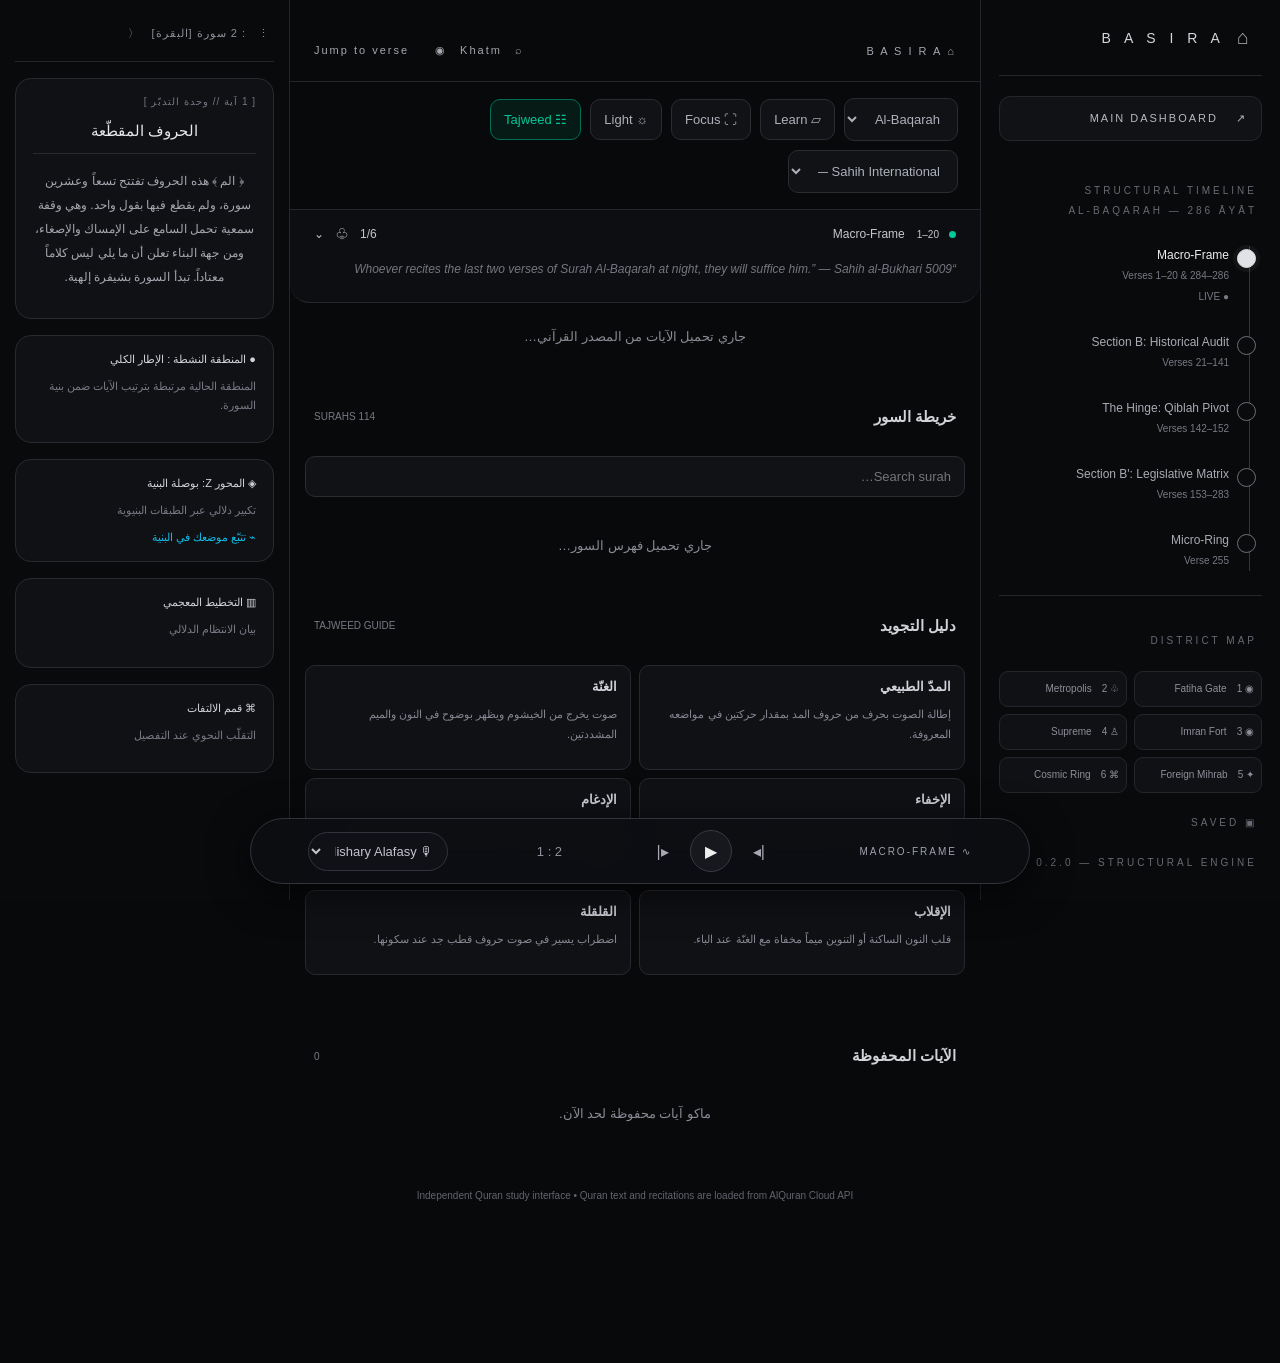
<file: basira_quran_dashboard.html>
<!doctype html>
<html lang="ar" dir="rtl">
<head>
<meta charset="utf-8">
<meta name="viewport" content="width=device-width,initial-scale=1,viewport-fit=cover">
<meta name="theme-color" content="#0b1715">
<title>بصيرة | لوحة القرآن التفاعلية</title>
<style>
:root{--bg:#08090b;--panel:#101114;--panel2:#15161a;--line:#25262b;--muted:#8d8f98;--text:#e8e8ec;--green:#00c89a;--gold:#d7d8df;--blue:#12bde8;--purple:#a56aff}
*{box-sizing:border-box}html{scroll-behavior:smooth}body{margin:0;background:var(--bg);color:var(--text);font-family:-apple-system,BlinkMacSystemFont,"Segoe UI",Tahoma,Arial,sans-serif;font-size:13px}button,select,input{font:inherit}button{cursor:pointer}
.app{display:grid;grid-template-columns:300px minmax(0,1fr) 290px;min-height:100vh}
.sidebar{border-left:1px solid var(--line);padding:22px 18px;height:100vh;overflow:auto;position:sticky;top:0;background:#090a0c}
.brand{height:54px;display:flex;align-items:center;gap:12px;padding:0 8px 22px;border-bottom:1px solid var(--line);letter-spacing:5px;font-size:14px;color:#d5d5dc}
.brand .mark{font-size:20px;color:#aaa}
.dashbtn{margin:20px 0;width:100%;text-align:right;background:#111215;border:1px solid var(--line);color:#b7b8c0;border-radius:11px;padding:14px;letter-spacing:2px;font-size:11px}
.kicker{font-size:10px;letter-spacing:3px;color:#686a74;line-height:2;margin:20px 5px}
.timeline{border-right:1px solid #34353b;margin:25px 12px 24px 0;padding-right:20px;display:grid;gap:26px}
.timeline-item{position:relative;color:#aaaab4;line-height:1.6}.timeline-item:before{content:"";position:absolute;right:-27px;top:3px;width:17px;height:17px;border:1px solid #6d6f78;border-radius:50%;background:#0a0b0d}.timeline-item.active{color:#eee}.timeline-item.active:before{border-color:#ddd;background:#e1e1e8;box-shadow:0 0 0 4px #ffffff0a}.timeline-item b{display:block;font-size:12px;font-weight:500}.timeline-item small{color:#777984;font-size:10px}
.district{border-top:1px solid var(--line);padding-top:15px}.district-grid{display:grid;grid-template-columns:1fr 1fr;gap:7px}.district-grid span{padding:10px 7px;background:#101115;border:1px solid var(--line);border-radius:9px;font-size:10px;color:#8d8e98}
main{min-width:0;padding:20px 0 110px;max-width:none}.top{height:62px;border-bottom:1px solid var(--line);display:flex;align-items:center;justify-content:space-between;padding:0 24px;color:#a5a6af;font-size:11px;letter-spacing:2px}
.toolbar{display:flex;align-items:center;gap:9px;flex-wrap:wrap;padding:16px 22px;border-bottom:1px solid var(--line)}
.toolbar select,.toolbar button,.search{background:#111216;border:1px solid #2b2c32;border-radius:10px;color:#aeb0ba;padding:12px 13px}
.toolbar select{max-width:170px}.toolbar .active{border-color:#006f56;color:var(--green);background:#061b16}
.content{padding:0 0 30px}.macro{border-bottom:1px solid var(--line);padding:16px 24px 23px;background:#0d0e11;border-radius:0 0 20px 20px}
.macro-head{display:flex;justify-content:space-between;align-items:center;font-size:12px;color:#c5c6cd}.dot{display:inline-block;width:7px;height:7px;background:var(--green);border-radius:50%;margin-left:10px}.macro p{color:#747680;font-style:italic;line-height:1.7;font-size:12px;margin:16px 0 0}
.ayah-card{margin:32px 0 0;border:1px solid #292a30;border-radius:21px;background:radial-gradient(ellipse at 70% 15%,#17181d 0,transparent 50%),#101114;min-height:270px;padding:28px 30px;box-shadow:0 10px 40px #0005}
.ayah-meta{display:flex;align-items:center;justify-content:space-between;gap:10px;color:#92949e;font-size:10px;letter-spacing:1px}.tags{display:flex;gap:8px;flex-wrap:wrap}.tag{border:1px solid #303139;border-radius:20px;padding:7px 12px}.tag.blue{color:var(--blue);border-color:#123a4a}.tag.purple{color:var(--purple);border-color:#392453}
.ayah-text{font-family:"Traditional Arabic","Noto Naskh Arabic",serif;text-align:center;font-size:clamp(30px,3vw,43px);line-height:2.15;color:#d9d9df;padding:28px 0 16px;direction:rtl}.ayah-en{font-size:16px;color:#a1a2ad;direction:ltr;text-align:left;line-height:1.7}
.ayah-actions{display:flex;gap:16px;justify-content:flex-end;color:#777985;margin-top:5px}.ayah-actions button{background:transparent;border:0;color:#888a95}
.bottom-player{position:fixed;bottom:16px;left:50%;transform:translateX(-50%);width:min(780px,calc(100% - 330px));min-height:66px;border:1px solid #33343b;border-radius:38px;background:#0d0e12f2;box-shadow:0 8px 40px #000a;display:flex;align-items:center;justify-content:space-around;gap:14px;padding:10px 20px;z-index:10;backdrop-filter:blur(18px)}
.player-title{letter-spacing:2px;color:#9fa1ac;font-size:10px;white-space:nowrap}.player-controls{display:flex;align-items:center;gap:15px}.player-controls button{border:0;background:transparent;color:#a6a7b1;font-size:16px}.player-controls .play{border:1px solid #393a42;border-radius:50%;width:42px;height:42px;background:#17181e;color:#eee}
.player-select{background:#101116;color:#c3c4cc;border:1px solid #33343b;border-radius:24px;padding:10px;max-width:140px}
.rightbar{border-right:1px solid var(--line);padding:18px 15px;height:100vh;overflow:auto;background:#090a0c}
.right-head{border-bottom:1px solid var(--line);padding:8px 4px 20px;color:#8e909a;font-size:11px;letter-spacing:1px}
.note-card,.side-accordion{background:#101115;border:1px solid #292a30;border-radius:16px;padding:17px;margin-top:16px}.note-card .tiny{color:#747681;font-size:10px;letter-spacing:1px}.note-card h3{font-size:15px;text-align:center;font-weight:500;border-bottom:1px solid #292a30;padding-bottom:13px}.note-card p{font-size:12px;line-height:2;color:#a5a6af;text-align:center}
.side-accordion{font-size:11px;color:#999ba5}.side-accordion b{color:#d1d2d9;font-weight:500}.side-accordion p{color:#777984;line-height:1.7}
#surahSelect{direction:rtl}.versebox{padding:0;margin:0;border:0;background:transparent}.verse-top{display:none}.verse-actions{margin-top:12px}.verse-actions button{font-size:11px}.versebox+.versebox{margin-top:30px}.search{width:100%;margin:15px 0}.list{display:grid;gap:7px;max-height:340px;overflow:auto}.surah-item{width:100%;display:flex;justify-content:space-between;gap:8px;text-align:right;background:#101115;border:1px solid #282930;border-radius:9px;padding:11px;color:#d1d2d9}.surah-item.selected{border-color:#007e62}.surah-meta{font-size:10px;color:#777984;margin-top:3px}.empty{color:#888a94;text-align:center;padding:22px;line-height:1.8}.sectionhead{display:flex;align-items:center;justify-content:space-between;padding:22px 24px 0;color:#d2d3d9}.sectionhead span{color:#777984;font-size:10px}.guide-grid{display:grid;grid-template-columns:1fr 1fr;gap:8px;padding:15px}.rule{border:1px solid #282930;border-radius:10px;padding:13px;background:#101115}.rule b{color:#d1d2da}.rule p{color:#858792;line-height:1.8;font-size:11px}
#tajweed,#saved{padding-bottom:20px}.mobilebar{display:none}footer{text-align:center;color:#62646e;font-size:10px;padding:22px}
@media(max-width:1100px){.app{grid-template-columns:230px minmax(0,1fr)}.rightbar{display:none}.bottom-player{width:min(780px,calc(100% - 260px))}}
@media(max-width:700px){.app{grid-template-columns:1fr}.sidebar{display:none}main{padding-bottom:120px}.top{padding:0 15px}.toolbar{padding:12px;gap:6px}.toolbar select,.toolbar button{padding:10px 8px;font-size:10px;flex:1;min-width:0}.macro{padding:14px}.ayah-card{margin:18px 10px 0;padding:20px 16px;min-height:230px}.ayah-text{font-size:31px}.bottom-player{width:calc(100% - 20px);bottom:9px;padding:8px 10px;gap:8px}.player-title{display:none}.player-controls{gap:10px}.player-select{max-width:115px;font-size:10px}.sectionhead{padding:18px 14px 0}.guide-grid{grid-template-columns:1fr}.mobilebar{display:flex;position:fixed;bottom:0;left:0;right:0;z-index:8;background:#0a0b0df2;border-top:1px solid var(--line);justify-content:space-around;padding:8px 0 5px}.mobilebar button{background:transparent;border:0;color:#8d8f99;font-size:10px}.mobilebar span{display:block;color:var(--green);font-size:16px;margin-bottom:4px}.bottom-player{bottom:62px}}
</style>
</head>
<body>
<div class="app">
<aside class="sidebar">
  <div class="brand"><span class="mark">⌂</span><span>B A S I R A</span></div>
  <button class="dashbtn" data-target="dashboard">↗　 MAIN DASHBOARD</button>
  <div class="kicker">STRUCTURAL TIMELINE<br>AL-BAQARAH — 286 ĀYĀT</div>
  <div class="timeline">
    <div class="timeline-item active"><b>Macro-Frame</b><small>Verses 1–20 & 284–286<br>● LIVE</small></div>
    <div class="timeline-item"><b>Section B: Historical Audit</b><small>Verses 21–141</small></div>
    <div class="timeline-item"><b>The Hinge: Qiblah Pivot</b><small>Verses 142–152</small></div>
    <div class="timeline-item"><b>Section B': Legislative Matrix</b><small>Verses 153–283</small></div>
    <div class="timeline-item"><b>Micro-Ring</b><small>Verse 255</small></div>
  </div>
  <div class="district"><div class="kicker">DISTRICT MAP</div><div class="district-grid"><span>◉ Fatiha Gate　1</span><span>♧ Metropolis　2</span><span>◉ Imran Fort　3</span><span>♙ Supreme　4</span><span>✦ Foreign Mihrab　5</span><span>⌘ Cosmic Ring　6</span></div></div>
  <div class="kicker">▣ SAVED</div>
  <div class="kicker">V 0.2.0 — STRUCTURAL ENGINE</div>
</aside>
<main id="dashboard">
  <div class="top"><span>⌂ B A S I R A</span><span>⌕　Jump to verse　　◉　Khatm</span></div>
  <div class="toolbar">
    <select id="surahSelect" aria-label="اختر السورة"><option value="2">Al-Baqarah</option></select>
    <button data-target="reader">▱ Learn</button><button data-target="reader">⛶ Focus</button><button id="themeToggle">☼ Light</button><button class="active" data-target="tajweed">☷ Tajweed</button>
    <select aria-label="الترجمة" id="translation"><option>English — Sahih International</option><option>العربية</option></select>
  </div>
  <div class="content">
    <div class="macro"><div class="macro-head"><span><i class="dot"></i>Macro-Frame　<small>1–20</small></span><span>1/6　♧　⌄</span></div><p>“Whoever recites the last two verses of Surah Al-Baqarah at night, they will suffice him.” — Sahih al-Bukhari 5009</p></div>
    <section id="reader">
      <div id="verses"><div class="empty">جاري تحميل الآيات من المصدر القرآني…</div></div>
    </section>
    <section id="surahs">
      <div class="sectionhead"><h3>خريطة السور</h3><span>114 SURAHS</span></div>
      <div style="padding:0 15px"><input class="search" id="surahSearch" placeholder="Search surah…"><div class="list" id="surahList"><div class="empty">جاري تحميل فهرس السور…</div></div></div>
    </section>
    <section id="tajweed"><div class="sectionhead"><h3>دليل التجويد</h3><span>TAJWEED GUIDE</span></div>
      <div class="guide-grid">
        <div class="rule"><b>المدّ الطبيعي</b><p>إطالة الصوت بحرف من حروف المد بمقدار حركتين في مواضعه المعروفة.</p></div>
        <div class="rule"><b>الغنّة</b><p>صوت يخرج من الخيشوم ويظهر بوضوح في النون والميم المشددتين.</p></div>
        <div class="rule"><b>الإخفاء</b><p>النطق بالنون الساكنة أو التنوين بصفة بين الإظهار والإدغام مع الغنّة.</p></div>
        <div class="rule"><b>الإدغام</b><p>إدخال حرف ساكن في حرف متحرك بعده ليصيرا كحرف واحد مشدد.</p></div>
        <div class="rule"><b>الإقلاب</b><p>قلب النون الساكنة أو التنوين ميماً مخفاة مع الغنّة عند الباء.</p></div>
        <div class="rule"><b>القلقلة</b><p>اضطراب يسير في صوت حروف قطب جد عند سكونها.</p></div>
      </div>
    </section>
    <section id="saved"><div class="sectionhead"><h3>الآيات المحفوظة</h3><span id="savedCount">0</span></div><div id="savedVerses"><div class="empty">ماكو آيات محفوظة لحد الآن.</div></div></section>
    <footer>Independent Quran study interface • Quran text and recitations are loaded from AlQuran Cloud API</footer>
  </div>
</main>
<aside class="rightbar">
  <div class="right-head">⋮　: 2 سورة [البقرة]　〉</div>
  <div class="note-card"><div class="tiny">[ 1 آية // وحدة التدبّر ]</div><h3>الحروف المقطّعة</h3><p>﴿ الم ﴾ هذه الحروف تفتتح تسعاً وعشرين سورة، ولم يقطع فيها بقول واحد. وهي وقفة سمعية تحمل السامع على الإمساك والإصغاء، ومن جهة البناء تعلن أن ما يلي ليس كلاماً معتاداً. تبدأ السورة بشيفرة إلهية.</p></div>
  <div class="side-accordion"><b>● المنطقة النشطة : الإطار الكلي</b><p>المنطقة الحالية مرتبطة بترتيب الآيات ضمن بنية السورة.</p></div>
  <div class="side-accordion"><b>◈ المحور Z: بوصلة البنية</b><p>تكبير دلالي عبر الطبقات البنيوية</p><span style="color:var(--blue)">⌁ تتبّع موضعك في البنية</span></div>
  <div class="side-accordion"><b>▥ التخطيط المعجمي</b><p>بيان الانتظام الدلالي</p></div>
  <div class="side-accordion"><b>⌘ قمم الالتفات</b><p>التقلّب النحوي عند التفصيل</p></div>
</aside>
</div>
<div class="bottom-player">
  <span class="player-title">∿ MACRO-FRAME</span>
  <div class="player-controls"><button id="prev">|◂</button><button class="play" id="playPause">▶</button><button id="next">▸|</button></div>
  <span id="playerAyah" style="color:#8e909a">2 : 1</span>
  <select class="player-select" id="reciter" aria-label="اختر القارئ"><option value="ar.alafasy">🎙 Mishary Alafasy</option><option value="ar.abdurrahmaansudais">Abdulrahman Al-Sudais</option><option value="ar.husary">Mahmoud Khalil Al-Husary</option><option value="ar.minshawi">Mohamed Al-Minshawi</option></select>
</div>
<div class="mobilebar"><button data-target="dashboard"><span>◈</span>الرئيسية</button><button data-target="reader"><span>۞</span>المصحف</button><button data-target="surahs"><span>▦</span>السور</button><button data-target="tajweed"><span>✧</span>التجويد</button><button data-target="saved"><span>♡</span>المحفوظات</button></div>
<audio id="audio" preload="none" style="display:none"></audio>
<script>
const API='https://api.alquran.cloud/v1';
let surahs=[],current=2,ayahs=[],saved=JSON.parse(localStorage.getItem('basiraSavedVerses')||'[]');
const $=id=>document.getElementById(id);
function esc(s){return String(s).replace(/[&<>"']/g,c=>({'&':'&amp;','<':'&lt;','>':'&gt;','"':'&quot;',"'":'&#39;'}[c]));}
function save(){localStorage.setItem('basiraSavedVerses',JSON.stringify(saved));$('savedCount').textContent=saved.length;renderSaved();}
async function loadSurahs(){
 try{
  const r=await fetch(API+'/surah');const j=await r.json();if(j.code!==200)throw Error();
  surahs=j.data;
  $('surahSelect').innerHTML=surahs.map(s=>`<option value="${s.number}">${s.number}. ${esc(s.name)} — ${esc(s.englishName)}</option>`).join('');
  renderSurahList();loadSurah(2);
 }catch(e){$('verses').innerHTML='<div class="empty">تعذّر تحميل الآيات. تأكد من الإنترنت ثم حدّث الصفحة.</div>';$('surahList').innerHTML='<div class="empty">تعذّر تحميل فهرس السور.</div>';}
}
function renderSurahList(){
 const q=$('surahSearch').value.trim().toLowerCase();
 const filtered=surahs.filter(s=>s.name.includes(q)||s.englishName.toLowerCase().includes(q)||String(s.number)===q);
 $('surahList').innerHTML=filtered.map(s=>`<button class="surah-item ${s.number===current?'selected':''}" data-surah="${s.number}"><div><span class="surah-num">${s.number}</span><b>${esc(s.name)}</b><div class="surah-meta">${esc(s.englishName)} • ${s.numberOfAyahs} آية</div></div><span style="color:var(--gold)">›</span></button>`).join('')||'<div class="empty">ما لقينا سورة بهذا الاسم.</div>';
}
async function loadSurah(n){
 current=Math.max(1,Math.min(114,Number(n)||1));$('surahSelect').value=String(current);$('currentSurahStat').textContent=surahs[current-1]?.name||'—';
 $('surahInfo').textContent='جاري التحميل…';$('verses').innerHTML='<div class="empty">جاري تحميل الآيات…</div>';renderSurahList();
 try{
  const [ar,audio]=await Promise.all([fetch(`${API}/surah/${current}/quran-uthmani`).then(r=>r.json()),fetch(`${API}/surah/${current}/${$('reciter').value}`).then(r=>r.json())]);
  ayahs=ar.data.ayahs.map((a,i)=>({...a,audio:audio.data.ayahs[i]?.audio||''}));
  $('surahInfo').textContent=`${ar.data.name} • ${ar.data.numberOfAyahs} آية`;
  renderAyahs(ayahs);
 }catch(e){$('verses').innerHTML='<div class="empty">ما قدرنا نحمل السورة. جرّب مرة ثانية بعد التأكد من الإنترنت.</div>';}
}
function renderAyahs(items){
 if(!items.length){$('verses').innerHTML='<div class="empty">ماكو نتائج مطابقة.</div>';return;}
 $('verses').innerHTML=items.map(a=>`<article class="ayah-card versebox" id="ayah-${a.number}"><div class="verse-top"><span>سورة ${esc(surahs[current-1]?.name||'')} • الآية ${a.numberInSurah}</span><span>${a.number}</span></div><div class="ayah-text verse">${esc(a.text)} ۝</div><div class="ayah-en">${a.numberInSurah===1 && current===2 ? "Alif, Lām, Mīm." : ""}</div><div class="verse-actions"><button class="btn" data-play="${a.number}">▶ استمع للآية</button><button class="btn ghost" data-save="${a.number}">${saved.some(x=>x.number===a.number)?'♥ محفوظة':'♡ حفظ الآية'}</button><button class="btn ghost" data-copy="${a.number}">نسخ النص</button></div></article>`).join('');
}
function renderSaved(){
 if(!saved.length){$('savedVerses').innerHTML='<div class="empty">ماكو آيات محفوظة لحد الآن. اضغط علامة ♡ بجانب أي آية حتى تضيفها.</div>';return;}
 $('savedVerses').innerHTML=saved.map(a=>`<article class="versebox"><div class="verse-top"><span>${esc(a.surahName)} • الآية ${a.ayahInSurah}</span><button class="btn ghost" data-unsave="${a.number}">إزالة</button></div><div class="verse">${esc(a.text)}</div></article>`).join('');
}
let playingGlobalNumber=null;
const reciterNames={'ar.alafasy':'مشاري العفاسي','ar.abdurrahmaansudais':'عبدالرحمن السديس','ar.husary':'محمود خليل الحصري','ar.minshawi':'محمد صديق المنشاوي'};
function showFocus(a){
 if(!a)return;
 $('focusSurah').textContent=`سورة ${surahs[current-1]?.name||''} • الآية ${a.numberInSurah}`;
 $('focusAyah').textContent=a.text;
 $('focusReader').textContent=reciterNames[$('reciter').value]||'القارئ المختار';
 $('recitationScreen').classList.add('open');$('recitationScreen').setAttribute('aria-hidden','false');
}
function playAyah(num){
 const a=ayahs.find(x=>x.number===Number(num));if(!a||!a.audio)return;
 const audio=$('audio');playingGlobalNumber=a.number;
 audio.src=a.audio;audio.style.display='block';showFocus(a);
 audio.play().then(()=>{$('focusPlay').textContent='Ⅱ إيقاف مؤقت';}).catch(()=>{$('focusPlay').textContent='▶ تشغيل';});
}
document.addEventListener('click',e=>{
 const t=e.target.closest('button');if(!t)return;
 if(t.dataset.target){document.getElementById(t.dataset.target)?.scrollIntoView({behavior:'smooth'});document.querySelectorAll('.nav button').forEach(b=>b.classList.toggle('active',b.dataset.target===t.dataset.target));}
 if(t.dataset.surah)loadSurah(Number(t.dataset.surah));
 if(t.dataset.play)playAyah(t.dataset.play);
 if(t.dataset.save){const a=ayahs.find(x=>x.number===Number(t.dataset.save));if(a){if(saved.some(x=>x.number===a.number))saved=saved.filter(x=>x.number!==a.number);else saved.push({number:a.number,ayahInSurah:a.numberInSurah,surahName:surahs[current-1].name,text:a.text});save();renderAyahs(ayahs);}}
 if(t.dataset.unsave){saved=saved.filter(x=>x.number!==Number(t.dataset.unsave));save();renderAyahs(ayahs);}
 if(t.dataset.copy){const a=ayahs.find(x=>x.number===Number(t.dataset.copy));if(a&&navigator.clipboard)navigator.clipboard.writeText(a.text).then(()=>{t.textContent='تم النسخ ✓';setTimeout(()=>t.textContent='نسخ النص',1300)}).catch(()=>{});}
 if(t.id==='openSurah')loadSurah($('surahSelect').value);
 if(t.id==='prev')loadSurah(current-1);
 if(t.id==='next')loadSurah(current+1);
 if(t.id==='searchBtn'){const q=$('searchBox').value.trim();renderAyahs(ayahs.filter(a=>a.text.includes(q)||String(a.numberInSurah)===q));}
});
$('surahSelect').addEventListener('change',e=>loadSurah(e.target.value));
$('reciter').addEventListener('change',()=>loadSurah(current));
$('surahSearch').addEventListener('input',renderSurahList);
$('searchBox').addEventListener('keydown',e=>{if(e.key==='Enter')$('searchBtn').click()});
document.querySelectorAll('.phase').forEach(b=>b.addEventListener('click',()=>{if(current!==2)loadSurah(2);setTimeout(()=>document.querySelector(`[data-verse="${b.dataset.verse}"]`)?.scrollIntoView({behavior:'smooth',block:'start'}),500);}));

$('closeFocus').addEventListener('click',()=>{$('recitationScreen').classList.remove('open');$('recitationScreen').setAttribute('aria-hidden','true');});
$('focusPlay').addEventListener('click',()=>{const a=$('audio');if(a.paused){a.play().then(()=>$('focusPlay').textContent='Ⅱ إيقاف مؤقت').catch(()=>{});}else{a.pause();$('focusPlay').textContent='▶ متابعة';}});
function playAdjacent(delta){
 const idx=ayahs.findIndex(a=>a.number===playingGlobalNumber);const next=ayahs[idx+delta];
 if(next){playAyah(next.number);return;}
 // Move to adjacent surah if playback reaches the end of the current one
 const target=current+delta;
 if(target>=1&&target<=114){loadSurah(target).then(()=>{const candidate=delta>0?ayahs[0]:ayahs[ayahs.length-1];if(candidate)playAyah(candidate.number);});}
}
$('focusPrev').addEventListener('click',()=>playAdjacent(-1));
$('focusNext').addEventListener('click',()=>playAdjacent(1));
$('audio').addEventListener('ended',()=>{if(playingGlobalNumber!==null)playAdjacent(1);});
$('audio').addEventListener('play',()=>{$('focusPlay').textContent='Ⅱ إيقاف مؤقت';});
$('audio').addEventListener('pause',()=>{$('focusPlay').textContent='▶ متابعة';});

save();loadSurahs();
</script>
<script>
document.addEventListener('click',e=>{
 const t=e.target.closest('button');if(!t)return;
 if(t.dataset.target)document.getElementById(t.dataset.target)?.scrollIntoView({behavior:'smooth'});
 if(t.id==='themeToggle'){document.body.classList.toggle('light-mode');t.textContent=document.body.classList.contains('light-mode')?'☾ Dark':'☼ Light';}
 if(t.id==='playPause'){const a=document.getElementById('audio');if(a.paused){if(!a.src&&typeof ayahs!=='undefined'&&ayahs.length){playAyah(ayahs[0].number);}else a.play().catch(()=>{});t.textContent='Ⅱ';}else{a.pause();t.textContent='▶';}}
});
const audioEl=document.getElementById('audio');
audioEl.addEventListener('ended',()=>{const now=ayahs.findIndex(a=>a.audio===audioEl.src);if(now>=0&&now+1<ayahs.length){playAyah(ayahs[now+1].number);document.getElementById('playerAyah').textContent=`${current} : ${ayahs[now+1].numberInSurah}`;}});
const oldPlayAyah=playAyah;
playAyah=function(num){const a=ayahs.find(x=>x.number===Number(num));if(!a||!a.audio)return;audioEl.src=a.audio;audioEl.style.display='none';audioEl.play().catch(()=>{});document.getElementById('playerAyah').textContent=`${current} : ${a.numberInSurah}`;document.getElementById('playPause').textContent='Ⅱ';};
</script>
</body>
</file>
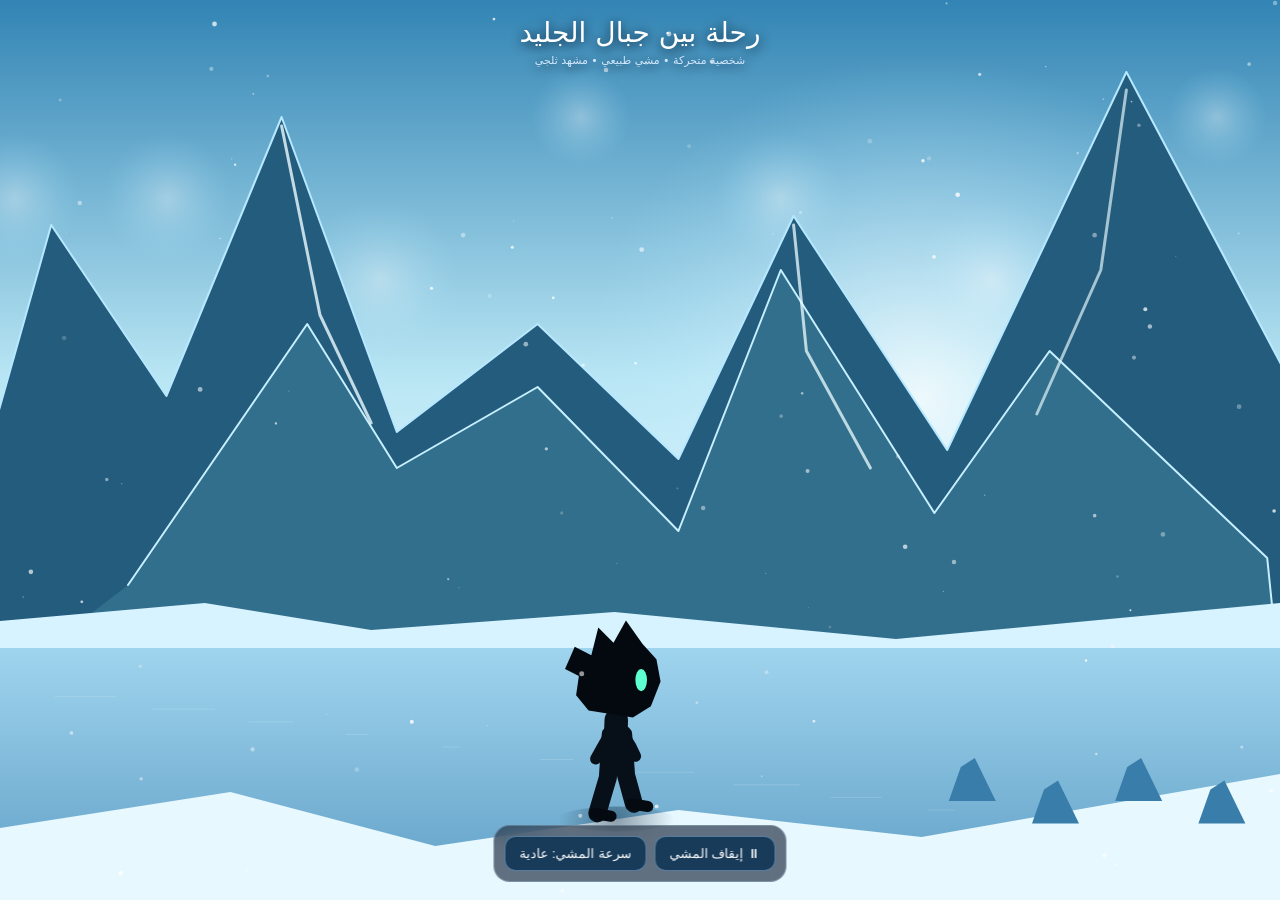
<file: character_snow_walk.html>
<!DOCTYPE html>
<html lang="ar" dir="rtl">
<head>
<meta charset="UTF-8">
<meta name="viewport" content="width=device-width,initial-scale=1,maximum-scale=1,user-scalable=no">
<title>شخصية تمشي في عالم ثلجي</title>
<style>
*{box-sizing:border-box}html,body{margin:0;width:100%;height:100%;overflow:hidden;background:#08182b;font-family:system-ui,sans-serif}
canvas{width:100%;height:100%;display:block}
.ui{position:fixed;top:16px;left:0;right:0;text-align:center;color:#fff;pointer-events:none;text-shadow:0 2px 12px #07172a}
.ui h1{font-size:clamp(18px,4vw,28px);font-weight:500;margin:0}.ui p{font-size:11px;color:#d2e8ff;margin:5px}
.controls{position:fixed;bottom:18px;left:50%;transform:translateX(-50%);display:flex;gap:8px;align-items:center;padding:10px;background:#08172c99;border:1px solid #c3e4ff44;border-radius:16px;backdrop-filter:blur(10px)}
button{border:1px solid #b7dcff66;background:#183b5a;color:white;padding:9px 14px;border-radius:11px;font-size:13px}
</style></head>
<body>
<canvas id="scene"></canvas>
<div class="ui"><h1>رحلة بين جبال الجليد</h1><p>شخصية متحركة • مشي طبيعي • مشهد ثلجي</p></div>
<div class="controls"><button id="toggle">⏸ إيقاف المشي</button><button id="speed">سرعة المشي: عادية</button></div>
<script>
const c=document.getElementById('scene'),x=c.getContext('2d');
let W,H,D,t=0,running=true,fast=false,particles=[];
function resize(){D=Math.min(devicePixelRatio||1,2);W=innerWidth;H=innerHeight;c.width=W*D;c.height=H*D;x.setTransform(D,0,0,D,0,0);particles=Array.from({length:110},()=>({x:Math.random()*W,y:Math.random()*H,s:.5+Math.random()*2,v:.25+Math.random()*1.1,a:.2+Math.random()*.6}))}
function poly(points,fill){x.fillStyle=fill;x.beginPath();x.moveTo(...points[0]);for(let p of points.slice(1))x.lineTo(...p);x.closePath();x.fill()}
function line(points,color,width){x.strokeStyle=color;x.lineWidth=width;x.lineCap='round';x.lineJoin='round';x.beginPath();x.moveTo(...points[0]);for(let p of points.slice(1))x.lineTo(...p);x.stroke()}
function glow(cx,cy,r,color){let g=x.createRadialGradient(cx,cy,0,cx,cy,r);g.addColorStop(0,color);g.addColorStop(1,'rgba(170,230,255,0)');x.fillStyle=g;x.fillRect(cx-r,cy-r,r*2,r*2)}
function mountain(points,fill,edge){poly(points,fill);line(points,edge,2)}
function background(){
 let g=x.createLinearGradient(0,0,0,H);g.addColorStop(0,'#3284b4');g.addColorStop(.42,'#b9e6f4');g.addColorStop(.72,'#f1fbff');g.addColorStop(1,'#8dbbd7');x.fillStyle=g;x.fillRect(0,0,W,H);
 glow(W*.72,H*.44,Math.min(W,H)*.38,'rgba(255,255,255,.72)');
 // clouds
 for(let i=0;i<8;i++){let px=(i*W/6+Math.sin(t*.1+i)*16)%(W+150)-60,py=H*(.13+(i%3)*.09);glow(px,py,50+i%3*15,'rgba(255,255,255,.32)')}
 // distant icy peaks
 mountain([[-30,H*.57],[W*.04,H*.25],[W*.13,H*.44],[W*.22,H*.13],[W*.31,H*.48],[W*.42,H*.36],[W*.53,H*.51],[W*.62,H*.24],[W*.74,H*.5],[W*.88,H*.08],[W*1.04,H*.51],[W*1.04,H*.72],[-30,H*.72]],'#245c7e','#b7e8ff');
 mountain([[W*.1,H*.65],[W*.24,H*.36],[W*.31,H*.52],[W*.42,H*.43],[W*.53,H*.59],[W*.61,H*.3],[W*.73,H*.57],[W*.82,H*.39],[W*.99,H*.62],[W,H*.76],[0,H*.76]],'#326f8c','#c6efff');
 // snow streaks on peaks
 line([[W*.22,H*.14],[W*.25,H*.35],[W*.29,H*.47]],'rgba(235,252,255,.8)',3);
 line([[W*.62,H*.25],[W*.63,H*.39],[W*.68,H*.52]],'rgba(235,252,255,.75)',3);
 line([[W*.88,H*.1],[W*.86,H*.3],[W*.81,H*.46]],'rgba(235,252,255,.65)',3);
 // far ridge and frozen lake
 poly([[0,H*.69],[W*.16,H*.67],[W*.29,H*.7],[W*.48,H*.68],[W*.7,H*.71],[W,H*.67],[W,H],[0,H]],'#d6f3ff');
 let lake=x.createLinearGradient(0,H*.7,0,H);lake.addColorStop(0,'#a4d8f1');lake.addColorStop(1,'#5f9ec5');x.fillStyle=lake;x.fillRect(0,H*.72,W,H*.28);
 for(let i=0;i<16;i++){let yy=H*(.76+i*.014),xx=(i*97+t*8)%(W+100)-50;line([[xx,yy],[xx+40+Math.sin(i)*25,yy]],'rgba(235,251,255,.16)',1)}
 // foreground snow bank
 poly([[0,H*.92],[W*.18,H*.88],[W*.34,H*.94],[W*.53,H*.9],[W*.72,H*.93],[W,H*.86],[W,H],[0,H]],'#e8f8ff');
 // little blue ice rocks
 for(let i=0;i<5;i++){let xx=W*(.76+i*.065),yy=H*(.87+(i%2)*.025);poly([[xx-24,yy+18],[xx-12,yy-16],[xx+2,yy-25],[xx+23,yy+18]],'#397eaa')}
}
function character(px,ground,phase,scale=1){
 x.save();x.translate(px,ground);x.scale(scale,scale);
 // soft contact shadow
 let sh=x.createRadialGradient(0,0,2,0,0,42);sh.addColorStop(0,'rgba(10,35,55,.4)');sh.addColorStop(1,'rgba(10,35,55,0)');x.fillStyle=sh;x.beginPath();x.ellipse(0,0,42,9,0,0,Math.PI*2);x.fill();
 let swing=Math.sin(phase),lift=Math.max(0,Math.cos(phase))*7;
 // legs animated with natural alternating stride
 let hipY=-61,kneeY=-30,footY=-4;
 let leg1=[[-4,hipY],[-4+swing*10,kneeY-lift*.25],[-9+swing*23,footY-lift]];
 let leg2=[[5,hipY],[5-swing*10,kneeY-(7-lift)*.25],[8-swing*23,footY-(7-lift)]];
 line(leg1,'#071018',13);line(leg2,'#071018',13);
 // shoes
 line([[leg1[2][0]-2,leg1[2][1]],[leg1[2][0]+10,leg1[2][1]+2]],'#050a10',8);
 line([[leg2[2][0]-2,leg2[2][1]],[leg2[2][0]+10,leg2[2][1]+2]],'#050a10',8);
 // torso subtle bob
 let bob=Math.sin(phase*2)*1.6;
 line([[0,-72+bob],[-1,-43+bob]],'#071018',17);
 // arms swing opposite to legs
 line([[-2,-67+bob],[-12-swing*7,-52+bob],[-17-swing*10,-44+bob]],'#071018',8);
 line([[2,-67+bob],[12+swing*7,-53+bob],[16+swing*10,-46+bob]],'#071018',8);
 // oversized stylized head silhouette with spiky hair
 let headY=-91+bob;
 x.fillStyle='#03090e';x.beginPath();
 x.moveTo(-20,headY+12);x.lineTo(-29,headY+1);x.lineTo(-27,headY-13);x.lineTo(-37,headY-18);x.lineTo(-30,headY-34);x.lineTo(-18,headY-28);x.lineTo(-13,headY-48);x.lineTo(-2,headY-37);x.lineTo(7,headY-53);x.lineTo(19,headY-36);x.lineTo(29,headY-25);x.lineTo(32,headY-9);x.lineTo(25,headY+9);x.lineTo(12,headY+17);x.closePath();x.fill();
 // mint glowing eye
 glow(px+20,ground+headY-12,17,'rgba(73,255,204,.22)');
 x.fillStyle='#5effd0';x.beginPath();x.ellipse(18,headY-10,4.2,8,0,0,Math.PI*2);x.fill();
 x.restore();
}
function frame(){
 t+=running?(fast?.07:.035):0;
 background();
 let phase=t*3.3;
 // Character walks naturally in place, with gentle body movement and shifting weight
 let px=W*.48+Math.sin(t*.12)*W*.012;
 character(px,H*.91,phase,Math.min(W,H)/650);
 // snow particles with depth
 for(let p of particles){if(running){p.y+=p.v;p.x+=Math.sin(t*.4+p.y*.01)*.22;if(p.y>H+4){p.y=-5;p.x=Math.random()*W}}
 x.fillStyle=`rgba(255,255,255,${p.a})`;x.beginPath();x.arc(p.x,p.y,p.s,0,Math.PI*2);x.fill()}
 requestAnimationFrame(frame)
}
document.getElementById('toggle').onclick=()=>{running=!running;document.getElementById('toggle').textContent=running?'⏸ إيقاف المشي':'▶ تشغيل المشي'};
document.getElementById('speed').onclick=()=>{fast=!fast;document.getElementById('speed').textContent=fast?'سرعة المشي: سريعة':'سرعة المشي: عادية'};
addEventListener('resize',resize);resize();frame();
</script></body></html>
</file>
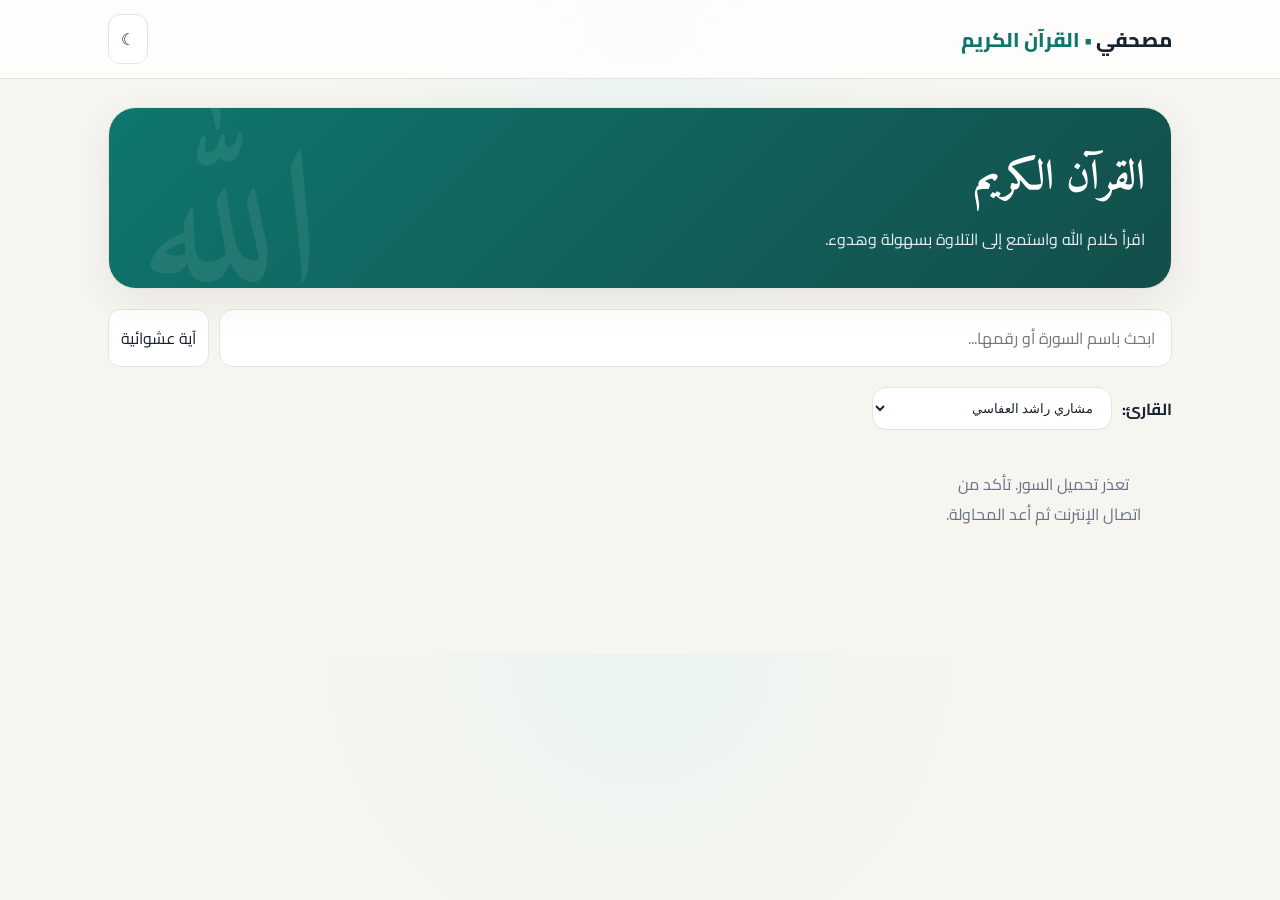
<file: index_arabic_rain_massad.html>
<!doctype html>
<html lang="ar" dir="rtl">
<head>
  <meta charset="utf-8">
  <meta name="viewport" content="width=device-width,initial-scale=1">
  <meta name="theme-color" content="#0f172a">
  <title>مصحفي — القرآن الكريم</title>
  <meta name="description" content="مصحف إلكتروني بسيط لقراءة القرآن الكريم والاستماع إلى التلاوة.">
  <link rel="preconnect" href="https://fonts.googleapis.com">
  <link rel="preconnect" href="https://fonts.gstatic.com" crossorigin>
  <link href="https://fonts.googleapis.com/css2?family=Amiri:wght@400;700&family=Cairo:wght@400;600;700;800&display=swap" rel="stylesheet">
  <style>
    :root{--bg:#f7f5ef;--card:#fff;--text:#182230;--muted:#687386;--accent:#0f766e;--accent2:#115e59;--line:#e7e4dc;--shadow:0 12px 40px #17203312}
    body.dark{--bg:#0b1220;--card:#111b2d;--text:#f2f5f7;--muted:#aab5c6;--accent:#2dd4bf;--accent2:#14b8a6;--line:#26344a;--shadow:0 12px 40px #0005}
    *{box-sizing:border-box}body{margin:0;background:radial-gradient(circle at top,#e9f4f0 0,var(--bg) 38%);color:var(--text);font-family:Cairo,system-ui,sans-serif;transition:.25s}
    body.dark{background:radial-gradient(circle at top,#12263a 0,var(--bg) 40%)}
    header{position:sticky;top:0;z-index:5;backdrop-filter:blur(16px);background:#ffffffcc;border-bottom:1px solid var(--line)}
    body.dark header{background:#0b1220cc}.bar{max-width:1100px;margin:auto;padding:14px 18px;display:flex;align-items:center;gap:12px}
    .brand{font-weight:800;font-size:20px;margin-left:auto}.brand span{color:var(--accent)}
    button,input{font:inherit}.icon{border:1px solid var(--line);background:var(--card);color:var(--text);border-radius:12px;padding:9px 12px;cursor:pointer}
    main{max-width:1100px;margin:auto;padding:28px 18px 100px}.hero{padding:34px 26px;border:1px solid var(--line);border-radius:28px;background:linear-gradient(135deg,#0f766e,#134e4a);color:white;box-shadow:var(--shadow);overflow:hidden;position:relative}
    .hero:after{content:"ﷲ";font-family:Amiri;font-size:190px;position:absolute;left:30px;top:-40px;opacity:.08}.hero h1{font-family:Amiri;font-size:42px;margin:0 0 8px}.hero p{margin:0;opacity:.9}
    .tools{display:flex;gap:10px;margin:20px 0;flex-wrap:wrap}.search{flex:1;min-width:220px;padding:13px 16px;border:1px solid var(--line);border-radius:14px;background:var(--card);color:var(--text);outline:none}
    .grid{display:grid;grid-template-columns:repeat(auto-fill,minmax(210px,1fr));gap:12px}.surah{display:flex;align-items:center;gap:13px;padding:15px;background:var(--card);border:1px solid var(--line);border-radius:18px;cursor:pointer;box-shadow:var(--shadow);text-align:right}
    .num{width:42px;height:42px;border-radius:50%;display:grid;place-items:center;background:#e7f3f0;color:var(--accent);font-weight:800}.surah .name{font-family:Amiri;font-size:23px;font-weight:700}.surah small{display:block;color:var(--muted);font-family:Cairo;font-size:12px}
    .reader{display:none}.reader.active{display:block}.back{margin-bottom:15px}.title{text-align:center;font-family:Amiri;font-size:38px;margin:10px 0 4px}.meta{text-align:center;color:var(--muted);margin-bottom:22px}
    .ayah{padding:22px 10px;border-bottom:1px solid var(--line);font-family:Amiri;font-size:29px;line-height:2.15}.ayahnum{color:var(--accent);font-family:Cairo;font-size:13px;margin-right:8px}
    .ayah button{float:left;font-size:13px}.audio{width:100%;margin:18px 0}.notice{color:var(--muted);text-align:center;padding:25px}
    #arabicRain{position:fixed;inset:0;pointer-events:none;overflow:hidden;z-index:1;opacity:.22}
    .rain-char{position:absolute;top:-70px;color:var(--accent);font-family:Amiri,serif;font-size:clamp(20px,3vw,38px);animation:fall linear infinite;user-select:none;text-shadow:0 0 12px #0f766e55}
    @keyframes fall{0%{transform:translateY(-80px) rotate(0deg);opacity:0}10%{opacity:.75}90%{opacity:.35}100%{transform:translateY(110vh) rotate(180deg);opacity:0}}
    body.dark #arabicRain{opacity:.30}
    .reciter-box{display:flex;gap:10px;align-items:center;flex-wrap:wrap;margin:14px 0}
    .reciter-label{font-weight:700;color:var(--text)}
    .reciter-select{padding:12px 14px;border:1px solid var(--line);border-radius:14px;background:var(--card);color:var(--text);min-width:240px}
    @media(max-width:600px){.hero h1{font-size:34px}.ayah{font-size:25px}.grid{grid-template-columns:1fr 1fr}.surah{padding:12px}.surah .name{font-size:20px}}
  </style>
</head>
<body>
<div id="arabicRain" aria-hidden="true"></div>
<header><div class="bar"><div class="brand">مصحفي <span>• القرآن الكريم</span></div><button class="icon" id="theme">☾</button></div></header>
<main>
<section id="home">
  <div class="hero"><h1>القرآن الكريم</h1><p>اقرأ كلام الله واستمع إلى التلاوة بسهولة وهدوء.</p></div>
  <div class="tools"><input id="search" class="search" placeholder="ابحث باسم السورة أو رقمها..."><button class="icon" id="random">آية عشوائية</button></div>
  <div class="reciter-box">
    <span class="reciter-label">القارئ:</span>
    <select id="reciter" class="reciter-select">
      <option value="ar.alafasy">مشاري راشد العفاسي</option>
      <option value="massad">عبد الرحمن مسعد</option>
    </select>
  </div>
  <div id="surahs" class="grid"><div class="notice">جاري تحميل السور...</div></div>
</section>
<section id="reader" class="reader">
  <button class="icon back" id="back">← العودة للسور</button>
  <h2 id="surahTitle" class="title"></h2><div id="surahMeta" class="meta"></div>
  <audio id="player" class="audio" controls></audio>
  <div id="ayahs"></div>
</section>
</main>
<script>
const API="https://api.alquran.cloud/v1";
let selectedReciter="ar.alafasy";
const $=s=>document.querySelector(s);
let allSurahs=[];
async function getJSON(url){const r=await fetch(url);if(!r.ok)throw Error("Network");return r.json();}
async function loadSurahs(){
  try{const j=await getJSON(API+"/surah");allSurahs=j.data;renderSurahs(allSurahs)}
  catch(e){$("#surahs").innerHTML='<div class="notice">تعذر تحميل السور. تأكد من اتصال الإنترنت ثم أعد المحاولة.</div>'}
}
function renderSurahs(list){$("#surahs").innerHTML=list.map(s=>`
<button class="surah" data-id="${s.number}">
  <div class="num">${s.number}</div><div><div class="name">${s.name}</div><small>${s.englishName} • ${s.numberOfAyahs} آية • ${s.revelationType==="Meccan"?"مكية":"مدنية"}</small></div>
</button>`).join("")||'<div class="notice">لا توجد نتائج.</div>';
document.querySelectorAll(".surah").forEach(b=>b.onclick=()=>openSurah(+b.dataset.id))}
async function openSurah(id){
  window.currentSurahId=id;
  $("#home").style.display="none";$("#reader").classList.add("active");window.scrollTo(0,0);
  $("#ayahs").innerHTML='<div class="notice">جاري تحميل السورة...</div>';
  try{
    const [text,audio]=await Promise.all([getJSON(`${API}/surah/${id}/quran-uthmani`),getJSON(`${API}/surah/${id}/ar.alafasy`)]);
    const s=text.data;$("#surahTitle").textContent=s.name;$("#surahMeta").textContent=`${s.englishName} • ${s.numberOfAyahs} آية • ${s.revelationType==="Meccan"?"مكية":"مدنية"}`;
    if(selectedReciter==="ar.alafasy"){
      $("#player").src=`https://cdn.islamic.network/quran/audio-surah/128/ar.alafasy/${id}.mp3`;
    }else{
      $("#player").removeAttribute("src");
      $("#player").load();
      $("#ayahs").insertAdjacentHTML("afterbegin",
        '<div class="notice">القارئ عبد الرحمن مسعد مضاف للقائمة، لكن مصدر صوته غير متاح حالياً عبر API العام المستخدم للموقع.</div>');
    }
    $("#ayahs").innerHTML=s.ayahs.map(a=>`<div class="ayah">${a.text} <span class="ayahnum">﴿${a.numberInSurah}﴾</span><button class="icon play" data-n="${a.number}">▶</button></div>`).join("");
    document.querySelectorAll(".play").forEach(b=>b.onclick=()=>{
      if(selectedReciter!=="ar.alafasy"){
        alert("مصدر صوت عبد الرحمن مسعد غير متاح حالياً عبر API العام.");
        return;
      }
      $("#player").src=`https://cdn.islamic.network/quran/audio/128/ar.alafasy/${b.dataset.n}.mp3`;
      $("#player").play();
    });
  }catch(e){$("#ayahs").innerHTML='<div class="notice">حدث خطأ أثناء تحميل السورة.</div>'}
}
$("#back").onclick=()=>{$("#reader").classList.remove("active");$("#home").style.display="block";window.scrollTo(0,0)}
$("#search").oninput=e=>{const q=e.target.value.trim().toLowerCase();renderSurahs(allSurahs.filter(s=>String(s.number)===q||s.name.includes(q)||s.englishName.toLowerCase().includes(q)))}
$("#random").onclick=async()=>{try{const j=await getJSON(API+"/ayah/random/quran-uthmani");const a=j.data;alert(`${a.surah.name}\n\n${a.text}\n\nالآية ${a.numberInSurah}`)}catch(e){alert("تعذر جلب الآية الآن.")}}
$("#theme").onclick=()=>{document.body.classList.toggle("dark");localStorage.theme=document.body.classList.contains("dark")?"dark":"light";$("#theme").textContent=document.body.classList.contains("dark")?"☀":"☾"}
if(localStorage.theme==="dark"){$("#theme").click()}

$("#reciter").onchange=e=>{
  selectedReciter=e.target.value;
  if(window.currentSurahId) openSurah(window.currentSurahId);
};

function makeArabicRain(){
  const box=$("#arabicRain"), chars="ابتثجحخدذرزسشصضطظعغفقكلمنهوي";
  for(let i=0;i<34;i++){
    const s=document.createElement("span");
    s.className="rain-char";
    s.textContent=chars[Math.floor(Math.random()*chars.length)];
    s.style.left=(Math.random()*100)+"%";
    s.style.animationDuration=(8+Math.random()*12)+"s";
    s.style.animationDelay=(-Math.random()*18)+"s";
    box.appendChild(s);
  }
}
makeArabicRain();
loadSurahs();
</script>
</body>
</html>
</file>
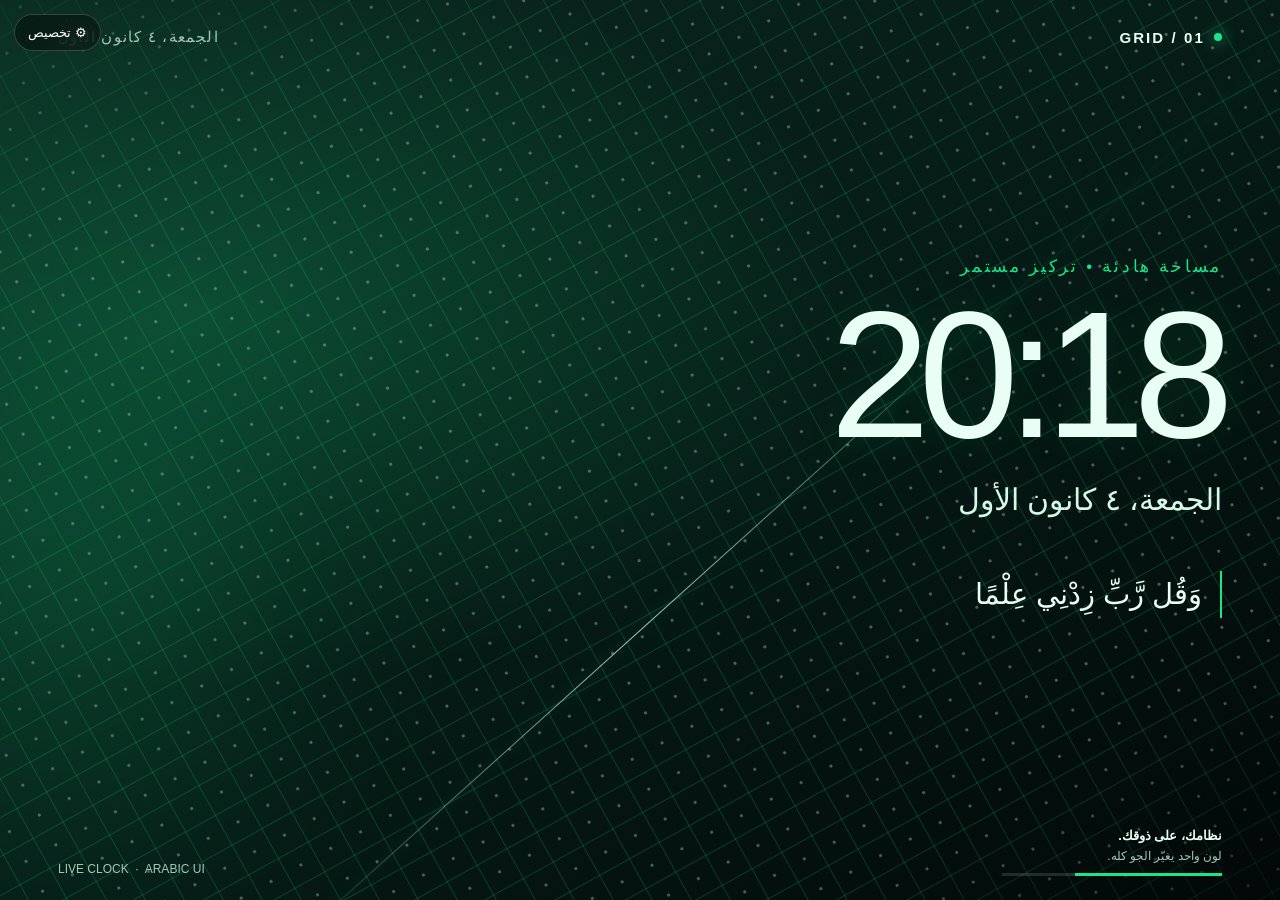
<file: interactive_grid_ipad.html>
<!doctype html>
<html lang="ar" dir="rtl">
<head>
<meta charset="utf-8">
<meta name="viewport" content="width=device-width,initial-scale=1,maximum-scale=1,user-scalable=no,viewport-fit=cover">
<meta name="theme-color" content="#061a15">
<title>شبكة — خلفية تفاعلية</title>
<style>
:root{--accent:#19e68c;--accent-rgb:25,230,140;--bg:#061a15;--fg:#e9fff5;--muted:#a5c8ba}
*{box-sizing:border-box}
html,body{margin:0;width:100%;height:100%;overflow:hidden;background:var(--bg);color:var(--fg);font-family:-apple-system,BlinkMacSystemFont,"SF Pro Display","Segoe UI",Tahoma,Arial,sans-serif}
body{padding:env(safe-area-inset-top) env(safe-area-inset-right) env(safe-area-inset-bottom) env(safe-area-inset-left)}
.scene{position:absolute;inset:0;overflow:hidden;background:radial-gradient(ellipse at 15% 35%,rgba(var(--accent-rgb),.22),transparent 45%),linear-gradient(145deg,#0b2920 0%,var(--bg) 55%,#020807 100%)}
.grid{position:absolute;inset:-35%;transform:perspective(850px) rotate(-29deg) scale(1.1);background-image:linear-gradient(rgba(var(--accent-rgb),.24) 1px,transparent 1px),linear-gradient(90deg,rgba(var(--accent-rgb),.24) 1px,transparent 1px);background-size:31px 31px;mask-image:linear-gradient(to bottom,transparent 0%,#000 22%,#000 78%,transparent 100%);opacity:.85}
.grid:after{content:"";position:absolute;inset:0;background-image:radial-gradient(circle,rgba(225,255,243,.75) 1px,transparent 1.8px);background-size:31px 31px;opacity:.52}
.diagonal{position:absolute;width:140%;height:1px;top:70%;left:-20%;transform:rotate(-42deg);background:linear-gradient(90deg,transparent,rgba(var(--accent-rgb),.1),rgba(226,255,244,.8),rgba(var(--accent-rgb),.1),transparent);box-shadow:0 0 18px rgba(var(--accent-rgb),.4)}
.glow{position:absolute;width:45vw;height:45vw;max-width:420px;max-height:420px;border-radius:50%;background:var(--accent);filter:blur(110px);opacity:.15;left:-12%;bottom:8%}
.content{position:relative;z-index:2;height:100%;display:flex;flex-direction:column;justify-content:space-between;padding:clamp(22px,5vw,58px);padding-top:max(env(safe-area-inset-top),28px);padding-bottom:max(env(safe-area-inset-bottom),24px)}
.topline{display:flex;justify-content:space-between;align-items:center;gap:12px;color:var(--muted);font-size:clamp(11px,1.7vw,15px);letter-spacing:.08em}
.brand{display:flex;align-items:center;gap:9px;font-weight:700;color:var(--fg);letter-spacing:.14em}
.dot{width:8px;height:8px;border-radius:50%;background:var(--accent);box-shadow:0 0 15px var(--accent)}
.hero{margin:auto 0;max-width:850px}
.kicker{font-size:clamp(12px,1.8vw,17px);color:var(--accent);letter-spacing:.16em;margin-bottom:12px}
.clock{font-size:clamp(70px,16vw,180px);font-weight:200;letter-spacing:-.065em;line-height:.95;font-variant-numeric:tabular-nums;text-shadow:0 0 38px rgba(var(--accent-rgb),.12);direction:ltr;text-align:right}
.date{font-size:clamp(17px,3.2vw,30px);color:#d7f7e8;margin-top:22px}
.quote{margin-top:clamp(28px,6vh,60px);padding-right:18px;border-right:2px solid var(--accent);font-size:clamp(18px,3vw,29px);line-height:1.65;max-width:610px;color:#eafff5;white-space:pre-wrap}
.bottom{display:flex;justify-content:space-between;align-items:end;gap:18px;color:var(--muted);font-size:12px}
.bottom strong{display:block;color:var(--fg);font-size:13px;margin-bottom:6px}
.meter{width:min(26vw,220px);height:3px;background:rgba(255,255,255,.13);margin-top:10px;overflow:hidden}
.meter span{display:block;width:67%;height:100%;background:var(--accent);box-shadow:0 0 10px var(--accent)}
.settings-btn{position:fixed;z-index:10;top:max(env(safe-area-inset-top),14px);left:14px;border:1px solid rgba(255,255,255,.18);background:rgba(5,15,12,.6);color:#fff;border-radius:999px;padding:10px 13px;font-size:13px;backdrop-filter:blur(12px)}
.panel{position:fixed;z-index:20;top:0;bottom:0;left:0;width:min(360px,92vw);padding:24px 20px calc(24px + env(safe-area-inset-bottom));background:rgba(5,17,13,.94);border-right:1px solid rgba(255,255,255,.12);backdrop-filter:blur(24px);overflow:auto;transform:translateX(-105%);transition:transform .28s ease}
.panel.open{transform:translateX(0)}
.panel h2{margin:14px 0 5px;font-size:22px}.sub{color:var(--muted);font-size:13px;margin-bottom:24px;line-height:1.6}
.field{margin:18px 0}.field label{display:block;font-size:13px;color:#cde7dc;margin-bottom:9px}
input[type=color]{width:100%;height:46px;border:1px solid rgba(255,255,255,.18);background:#10231d;border-radius:12px;padding:4px}
input[type=text],textarea,select{width:100%;border:1px solid rgba(255,255,255,.16);background:#0d211a;color:#effff7;border-radius:12px;padding:12px;font:inherit;font-size:14px;outline:none}
textarea{min-height:92px;resize:vertical;line-height:1.6}
.presets{display:flex;gap:10px;flex-wrap:wrap}.swatch{width:34px;height:34px;border-radius:50%;border:2px solid rgba(255,255,255,.45);box-shadow:0 0 0 2px rgba(0,0,0,.3)}
.row{display:flex;align-items:center;justify-content:space-between;gap:12px;color:#d6eee4;font-size:14px}
input[type=checkbox]{accent-color:var(--accent);width:18px;height:18px}
.actions{display:flex;gap:10px;margin-top:24px}
button.action{flex:1;border:1px solid rgba(255,255,255,.18);border-radius:12px;padding:12px;background:rgba(var(--accent-rgb),.15);color:#effff7;font:inherit;font-size:13px}
button.action.primary{background:var(--accent);color:#03120c;border-color:transparent;font-weight:700}
.hint{font-size:11px;color:#8ca99d;line-height:1.6;margin-top:20px}
@media (orientation:portrait){.content{padding:26px;padding-top:max(env(safe-area-inset-top),58px);padding-bottom:max(env(safe-area-inset-bottom),25px)}.clock{font-size:clamp(76px,19vw,145px)}.grid{background-size:25px 25px}.grid:after{background-size:25px 25px}.bottom{align-items:flex-start;flex-direction:column}.meter{width:45vw}}
@media (prefers-reduced-motion:no-preference){.glow{animation:breathe 9s ease-in-out infinite alternate}@keyframes breathe{from{opacity:.10;transform:translateY(0)}to{opacity:.22;transform:translateY(-20px)}}}
</style>
</head>
<body>
<div class="scene">
  <div class="grid" id="grid"></div><div class="diagonal"></div><div class="glow"></div>
  <main class="content">
    <div class="topline"><div class="brand"><span class="dot"></span><span>GRID / 01</span></div><div id="smallDate">التاريخ المحلي</div></div>
    <section class="hero">
      <div class="kicker" id="kicker">مساحة هادئة • تركيز مستمر</div>
      <div class="clock" id="clock">13:33</div>
      <div class="date" id="date">الجمعة، ١٦ تشرين الأول</div>
      <div class="quote" id="quote">وَقُل رَّبِّ زِدْنِي عِلْمًا</div>
    </section>
    <div class="bottom"><div><strong id="footerTitle">نظامك، على ذوقك.</strong><span id="footerSub">لون واحد يغيّر الجو كله.</span><div class="meter"><span></span></div></div><div>LIVE CLOCK&nbsp; · &nbsp;ARABIC UI</div></div>
  </main>
</div>
<button class="settings-btn" id="openSettings">⚙ تخصيص</button>
<aside class="panel" id="panel" aria-label="إعدادات الخلفية">
  <h2>تخصيص الخلفية</h2><div class="sub">غيّر اللون والنص والتفاصيل مباشرة، بدون ما تعيد تحميل الصفحة.</div>
  <div class="field"><label for="color">اختيار أي لون</label><input id="color" type="color" value="#19e68c"></div>
  <div class="field"><label>ألوان جاهزة</label><div class="presets">
    <button class="swatch" data-color="#19e68c" style="background:#19e68c" aria-label="أخضر"></button>
    <button class="swatch" data-color="#35a7ff" style="background:#35a7ff" aria-label="أزرق"></button>
    <button class="swatch" data-color="#b17cff" style="background:#b17cff" aria-label="بنفسجي"></button>
    <button class="swatch" data-color="#ffb347" style="background:#ffb347" aria-label="برتقالي"></button>
    <button class="swatch" data-color="#ff5f86" style="background:#ff5f86" aria-label="وردي"></button>
    <button class="swatch" data-color="#f4f0df" style="background:#f4f0df" aria-label="عاجي"></button>
  </div></div>
  <div class="field"><label for="message">العبارة العربية</label><textarea id="message">وَقُل رَّبِّ زِدْنِي عِلْمًا</textarea></div>
  <div class="field"><label for="kickerInput">النص الصغير فوق الساعة</label><input type="text" id="kickerInput" value="مساحة هادئة • تركيز مستمر"></div>
  <div class="field"><label for="footerInput">النص أسفل التصميم</label><input type="text" id="footerInput" value="نظامك، على ذوقك."></div>
  <div class="field"><label class="row" for="seconds">إظهار الثواني <input id="seconds" type="checkbox"></label></div>
  <div class="field"><label class="row" for="gridToggle">إظهار الشبكة <input id="gridToggle" type="checkbox" checked></label></div>
  <div class="field"><label class="row" for="glowToggle">إضاءة ناعمة <input id="glowToggle" type="checkbox" checked></label></div>
  <div class="actions"><button class="action" id="closeSettings">إغلاق</button><button class="action primary" id="fullscreen">ملء الشاشة</button></div>
  <div class="hint">ملاحظة: هذا تصميم تفاعلي يشتغل كصفحة أو كتطبيق ويب على الآيباد. ما يقدر يصير خلفية نظام iPadOS نفسها بعناصر تفاعلية؛ خلي الصفحة مفتوحة أو أضفها للشاشة الرئيسية كتطبيق ويب.</div>
</aside>
<script>
const $=id=>document.getElementById(id);
const panel=$('panel');
function tick(){
 const now=new Date();
 const opts={weekday:'long',day:'numeric',month:'long'};
 $('date').textContent=new Intl.DateTimeFormat('ar-IQ',opts).format(now);
 $('smallDate').textContent=new Intl.DateTimeFormat('ar-IQ',{weekday:'short',day:'numeric',month:'short'}).format(now);
 $('clock').textContent=new Intl.DateTimeFormat('en-GB',{hour:'2-digit',minute:'2-digit',...( $('seconds').checked?{second:'2-digit'}:{}) ,hour12:false}).format(now);
}
function hexToRgb(hex){return [1,3,5].map(i=>parseInt(hex.slice(i,i+2),16)).join(',')}
function setColor(c){document.documentElement.style.setProperty('--accent',c);document.documentElement.style.setProperty('--accent-rgb',hexToRgb(c));$('color').value=c}
$('color').addEventListener('input',e=>setColor(e.target.value));
document.querySelectorAll('[data-color]').forEach(b=>b.addEventListener('click',()=>setColor(b.dataset.color)));
$('message').addEventListener('input',e=>$('quote').textContent=e.target.value);
$('kickerInput').addEventListener('input',e=>$('kicker').textContent=e.target.value);
$('footerInput').addEventListener('input',e=>$('footerTitle').textContent=e.target.value);
$('seconds').addEventListener('change',tick);
$('gridToggle').addEventListener('change',e=>$('grid').style.opacity=e.target.checked?'.85':'0');
$('glowToggle').addEventListener('change',e=>document.querySelector('.glow').style.display=e.target.checked?'block':'none');
$('openSettings').addEventListener('click',()=>panel.classList.add('open'));
$('closeSettings').addEventListener('click',()=>panel.classList.remove('open'));
$('fullscreen').addEventListener('click',async()=>{try{if(!document.fullscreenElement)await document.documentElement.requestFullscreen();else await document.exitFullscreen()}catch(e){alert('إذا ما اشتغل ملء الشاشة على Safari، أضف الصفحة إلى الشاشة الرئيسية وافتحها كتطبيق ويب.')}});
tick();setInterval(tick,1000);
</script>
</body>
</html>
</file>
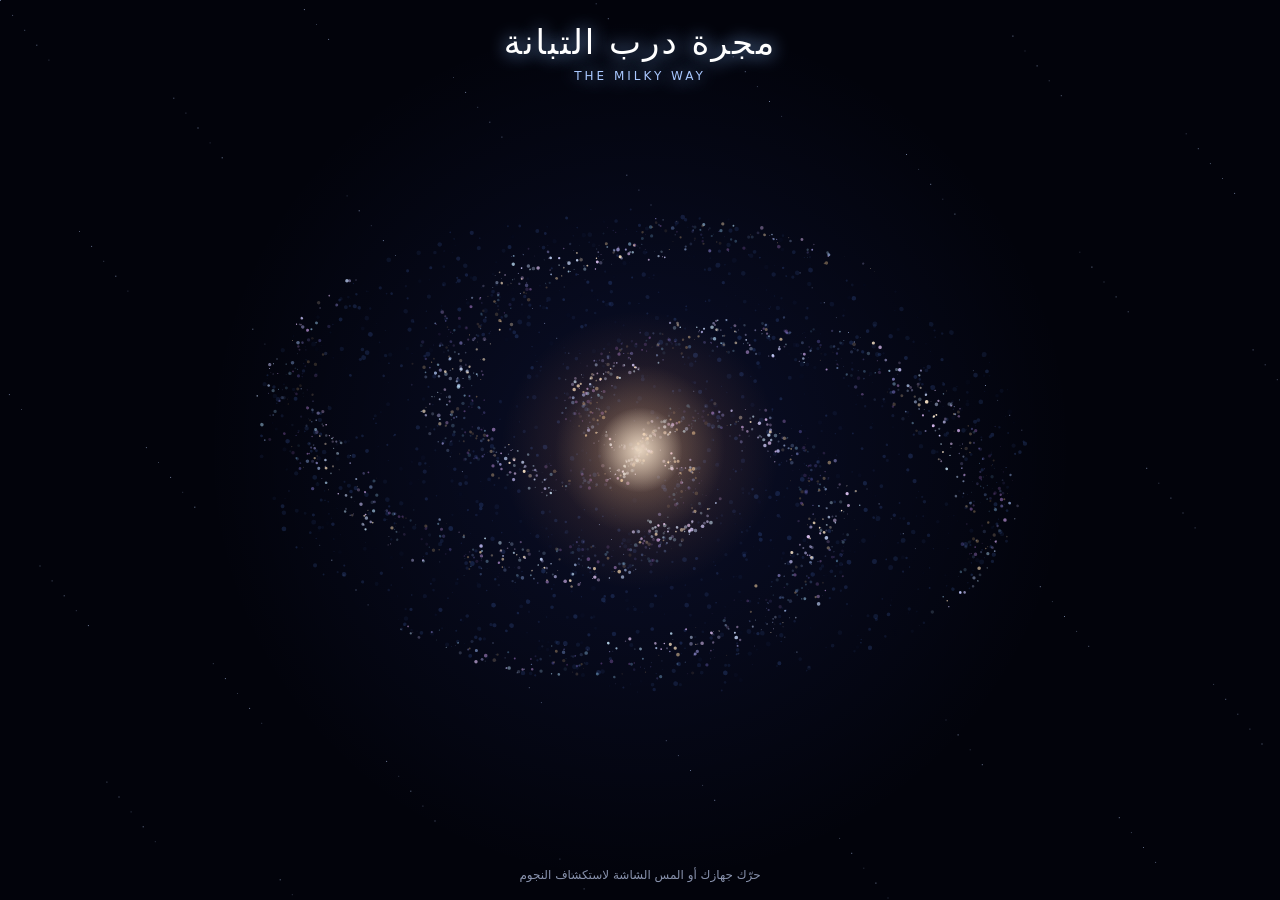
<file: milky_way.html>
<!DOCTYPE html>
<html lang="ar" dir="rtl">
<head>
<meta charset="UTF-8">
<meta name="viewport" content="width=device-width, initial-scale=1.0">
<title>مجرة درب التبانة</title>
<style>
  * { box-sizing: border-box; }
  html, body { margin: 0; width: 100%; height: 100%; overflow: hidden; background: #02030b; }
  body { font-family: system-ui, sans-serif; color: #fff; }
  canvas { display: block; width: 100vw; height: 100vh; }
  .label {
    position: fixed; top: 22px; left: 0; right: 0; text-align: center;
    pointer-events: none; text-shadow: 0 0 18px #8abaff;
  }
  .label h1 { margin: 0; font-size: clamp(20px, 4vw, 34px); font-weight: 500; letter-spacing: 2px; }
  .label p { margin: 7px 0 0; color: #a9c8ff; font-size: 12px; letter-spacing: 3px; direction: ltr; }
  .hint {
    position: fixed; bottom: 18px; left: 0; right: 0; text-align: center;
    color: #aab6d5; font-size: 12px; pointer-events: none; opacity: .8;
  }
</style>
</head>
<body>
<canvas id="space"></canvas>
<div class="label">
  <h1>مجرة درب التبانة</h1>
  <p>THE MILKY WAY</p>
</div>
<div class="hint">حرّك جهازك أو المس الشاشة لاستكشاف النجوم</div>
<script>
const canvas = document.getElementById('space');
const ctx = canvas.getContext('2d');
let w, h, cx, cy, scale, stars = [], dust = [], pointer = {x:0,y:0};
const TAU = Math.PI * 2;

function resize() {
  const dpr = Math.min(window.devicePixelRatio || 1, 2);
  w = innerWidth; h = innerHeight; cx = w/2; cy = h/2;
  canvas.width = w*dpr; canvas.height = h*dpr;
  ctx.setTransform(dpr,0,0,dpr,0,0);
  scale = Math.min(w,h) * 0.43;
  stars = []; dust = [];
  for (let i=0;i<2200;i++) {
    const arm = Math.floor(Math.random()*4);
    const t = Math.random();
    const radius = Math.pow(t,0.72) * scale;
    const angle = arm*TAU/4 + radius/scale*3.5 + (Math.random()-.5)*0.55;
    const spread = (Math.random()-.5) * (radius*.22 + 5);
    stars.push({
      a: angle, r: radius, spread,
      size: Math.random()*1.6 + .25,
      hue: [205,220,245,275,35][Math.floor(Math.random()*5)],
      alpha: Math.random()*.75+.2,
      speed: (Math.random()-.5)*.08
    });
  }
  for(let i=0;i<1500;i++){
    const a=Math.random()*TAU, r=Math.sqrt(Math.random())*scale;
    dust.push({a,r,spread:(Math.random()-.5)*(r*.3+4),size:Math.random()*2.2+.3,alpha:Math.random()*.18});
  }
}
function glow(x,y,r,color,alpha=1) {
  const g=ctx.createRadialGradient(x,y,0,x,y,r);
  g.addColorStop(0,`rgba(${color},${alpha})`);
  g.addColorStop(1,`rgba(${color},0)`);
  ctx.fillStyle=g; ctx.beginPath(); ctx.arc(x,y,r,0,TAU); ctx.fill();
}
let last=0;
function draw(time=0) {
  const dt=Math.min((time-last)/1000||0, .04); last=time;
  ctx.clearRect(0,0,w,h);
  ctx.fillStyle='#02030b'; ctx.fillRect(0,0,w,h);
  // Distant background stars
  for(let i=0;i<180;i++){
    const x=(i*173.3)%w, y=(i*97.7)%h;
    const twinkle=.25+.35*(Math.sin(time*.001+i*4)+1)/2;
    ctx.fillStyle=`rgba(190,211,255,${twinkle})`;
    ctx.fillRect(x,y,1,1);
  }
  // Soft outer halo
  glow(cx,cy,scale*1.12,'70,100,255',.12);
  // Spiral dust lanes
  ctx.save();
  ctx.translate(cx,cy);
  ctx.rotate(time*.000025);
  for(const p of dust){
    const a=p.a + time*.000018;
    const x=Math.cos(a)*p.r + Math.cos(a+Math.PI/2)*p.spread;
    const y=Math.sin(a)*p.r*.62 + Math.sin(a+Math.PI/2)*p.spread*.62;
    ctx.fillStyle=`rgba(95,145,255,${p.alpha})`;
    ctx.beginPath(); ctx.arc(x,y,p.size,0,TAU); ctx.fill();
  }
  // Spiral-arm stars
  for(const s of stars){
    const a=s.a + time*.000025 + s.speed*time*.00008;
    const x=Math.cos(a)*s.r + Math.cos(a+Math.PI/2)*s.spread;
    const y=Math.sin(a)*s.r*.62 + Math.sin(a+Math.PI/2)*s.spread*.62;
    const tw=.65+.35*Math.sin(time*.002+s.r*.07);
    ctx.fillStyle=`hsla(${s.hue},95%,${70+tw*20}%,${s.alpha*tw})`;
    ctx.beginPath(); ctx.arc(x,y,s.size,0,TAU); ctx.fill();
  }
  // Bright galactic core
  glow(0,0,scale*.36,'255,150,85',.22);
  glow(0,0,scale*.22,'255,205,145',.35);
  glow(0,0,scale*.11,'255,239,218',.8);
  ctx.restore();
  // Gentle touch-following sparkle
  if(pointer.x || pointer.y) glow(pointer.x,pointer.y,75,'90,160,255',.16);
  requestAnimationFrame(draw);
}
addEventListener('resize',resize);
addEventListener('pointermove',e=>{pointer.x=e.clientX;pointer.y=e.clientY;});
resize(); requestAnimationFrame(draw);
</script>
</body>
</html>
</file>
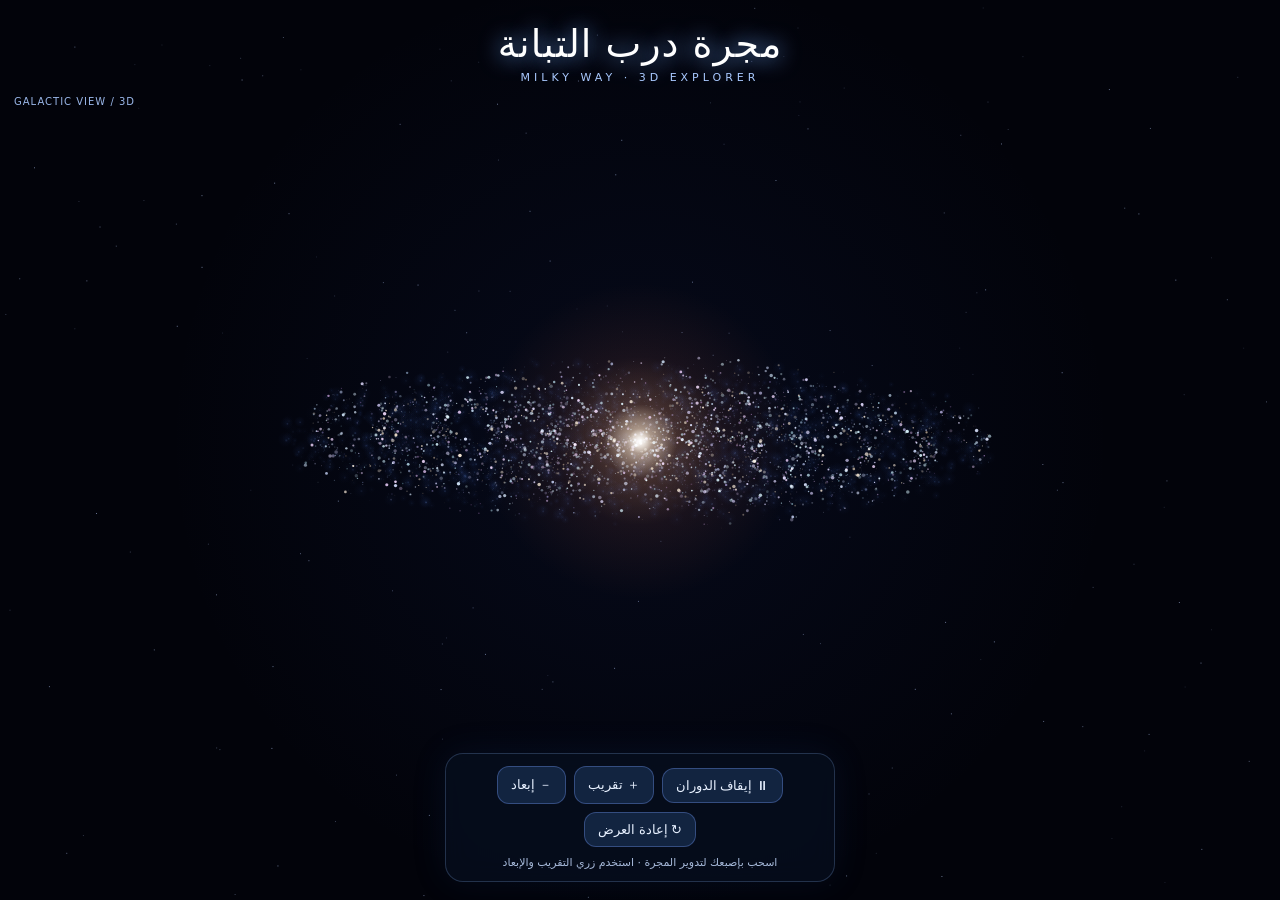
<file: milky_way_3d.html>
<!DOCTYPE html>
<html lang="ar" dir="rtl">
<head>
<meta charset="UTF-8">
<meta name="viewport" content="width=device-width,initial-scale=1,maximum-scale=1,user-scalable=no">
<title>Milky Way 3D</title>
<style>
*{box-sizing:border-box}html,body{margin:0;width:100%;height:100%;overflow:hidden;background:#02030a;color:#fff;font-family:system-ui,-apple-system,sans-serif}
canvas{display:block;width:100%;height:100%;touch-action:none}
.hud{position:fixed;inset:0;pointer-events:none;display:flex;flex-direction:column;align-items:center;padding:22px 16px}
h1{font-size:clamp(22px,5vw,38px);font-weight:500;letter-spacing:1px;margin:0;text-shadow:0 0 22px #72aaff}
.sub{font:11px system-ui;letter-spacing:4px;color:#a9c9ff;margin-top:5px;direction:ltr}
.panel{position:fixed;bottom:18px;left:50%;transform:translateX(-50%);width:min(92%,390px);border:1px solid #8cbaff38;background:#071020b8;backdrop-filter:blur(12px);border-radius:18px;padding:12px 14px;pointer-events:auto;box-shadow:0 0 35px #214e9a20}
.row{display:flex;gap:8px;align-items:center;justify-content:center;flex-wrap:wrap}
button{border:1px solid #789fff55;background:#122440;color:#e8f1ff;border-radius:12px;padding:9px 13px;font-size:13px}
button:active{background:#294b80}.tip{text-align:center;color:#a7badb;font-size:11px;margin-top:9px}
.status{position:fixed;top:96px;left:14px;color:#9ab7e9;font-size:10px;direction:ltr;letter-spacing:1px}
</style>
</head>
<body>
<canvas id="c"></canvas>
<div class="hud"><h1>مجرة درب التبانة</h1><div class="sub">MILKY WAY · 3D EXPLORER</div></div>
<div class="status">GALACTIC VIEW / 3D</div>
<div class="panel">
 <div class="row">
  <button id="spin">⏸ إيقاف الدوران</button>
  <button id="zoomIn">＋ تقريب</button>
  <button id="zoomOut">－ إبعاد</button>
  <button id="reset">↻ إعادة العرض</button>
 </div>
 <div class="tip">اسحب بإصبعك لتدوير المجرة · استخدم زري التقريب والإبعاد</div>
</div>
<script>
const canvas=document.getElementById('c'),ctx=canvas.getContext('2d');
let W,H,dpr,cx,cy,stars=[],dust=[],angle=0,tilt=.35,zoom=1,spinning=true,drag=false,lastX=0,lastY=0;
const TAU=Math.PI*2;
function rand(seed){let x=Math.sin(seed*127.1+311.7)*43758.5453;return x-Math.floor(x)}
function resize(){dpr=Math.min(devicePixelRatio||1,2);W=innerWidth;H=innerHeight;cx=W/2;cy=H*.49;canvas.width=W*dpr;canvas.height=H*dpr;ctx.setTransform(dpr,0,0,dpr,0,0);
stars=[];dust=[];let count=Math.min(4200,Math.floor(W*H/170));
for(let i=0;i<count;i++){let arm=Math.floor(rand(i+4)*5),r=Math.pow(rand(i+88),.72),a=arm*TAU/5+r*7.5+(rand(i+200)-.5)*.48;stars.push({r,a,z:(rand(i+700)-.5)*.16,size:.35+rand(i+22)*1.5,h:[195,210,225,250,280,35][Math.floor(rand(i+9)*6)],alpha:.25+rand(i+33)*.72,seed:i})}
for(let i=0;i<1600;i++){let r=Math.sqrt(rand(i+901))*1.02;dust.push({r,a:rand(i+902)*TAU,z:(rand(i+903)-.5)*.12,size:.4+rand(i+904)*1.4,al:.025+rand(i+905)*.13})}}
function project(r,a,z){let x=Math.cos(a)*r,y=Math.sin(a)*r*.72,zz=z*r;let yy=y*Math.cos(tilt)-zz*Math.sin(tilt);let depth=y*Math.sin(tilt)+zz*Math.cos(tilt);return{x:cx+(x*Math.cos(angle)-depth*Math.sin(angle))*Math.min(W,H)*.39*zoom,y:cy+(x*Math.sin(angle)+depth*Math.cos(angle))*Math.min(W,H)*.39*zoom*.78}}
function glow(x,y,r,col,alpha){let g=ctx.createRadialGradient(x,y,0,x,y,r);g.addColorStop(0,`rgba(${col},${alpha})`);g.addColorStop(1,`rgba(${col},0)`);ctx.fillStyle=g;ctx.beginPath();ctx.arc(x,y,r,0,TAU);ctx.fill()}
function draw(t){ctx.clearRect(0,0,W,H);ctx.fillStyle='#02030a';ctx.fillRect(0,0,W,H);
for(let i=0;i<190;i++){let x=rand(i+2000)*W,y=rand(i+3000)*H,a=.15+.4*(.5+.5*Math.sin(t*.001+i));ctx.fillStyle=`rgba(190,210,255,${a})`;ctx.fillRect(x,y,1,1)}
let base=Math.min(W,H)*.39*zoom;glow(cx,cy,base*1.35,'48,83,200',.09);
ctx.save();ctx.globalCompositeOperation='screen';
for(let p of dust){let q=project(p.r,p.a+t*.000035,p.z);glow(q.x,q.y,p.size*4+1,'72,125,255',p.al*.4);ctx.fillStyle=`rgba(112,158,255,${p.al})`;ctx.fillRect(q.x,q.y,p.size,p.size)}
for(let s of stars){let q=project(s.r,s.a+t*.00004,s.z);let tw=.65+.35*Math.sin(t*.002+s.seed);ctx.fillStyle=`hsla(${s.h},90%,${70+tw*22}%,${s.alpha*tw})`;ctx.beginPath();ctx.arc(q.x,q.y,s.size*tw,0,TAU);ctx.fill()}
glow(cx,cy,base*.45,'255,118,55',.17);glow(cx,cy,base*.24,'255,187,112',.24);glow(cx,cy,base*.105,'255,237,211',.75);glow(cx,cy,base*.035,'255,255,255',1);
ctx.restore();
if(spinning&&!drag)angle+=.0007;
requestAnimationFrame(draw)}
canvas.addEventListener('pointerdown',e=>{drag=true;lastX=e.clientX;lastY=e.clientY;canvas.setPointerCapture(e.pointerId)});
canvas.addEventListener('pointermove',e=>{if(!drag)return;angle+=(e.clientX-lastX)*.006;tilt=Math.max(-1.05,Math.min(1.05,tilt+(e.clientY-lastY)*.004));lastX=e.clientX;lastY=e.clientY});
canvas.addEventListener('pointerup',()=>drag=false);canvas.addEventListener('pointercancel',()=>drag=false);
canvas.addEventListener('wheel',e=>{zoom=Math.max(.55,Math.min(2.2,zoom+(e.deltaY<0?.08:-.08)))},{passive:true});
document.getElementById('spin').onclick=()=>{spinning=!spinning;document.getElementById('spin').textContent=spinning?'⏸ إيقاف الدوران':'▶ تشغيل الدوران'};
document.getElementById('zoomIn').onclick=()=>zoom=Math.min(2.2,zoom+.15);
document.getElementById('zoomOut').onclick=()=>zoom=Math.max(.55,zoom-.15);
document.getElementById('reset').onclick=()=>{angle=0;tilt=.35;zoom=1;spinning=true;document.getElementById('spin').textContent='⏸ إيقاف الدوران'};
addEventListener('resize',resize);resize();requestAnimationFrame(draw);
</script>
</body></html>
</file>
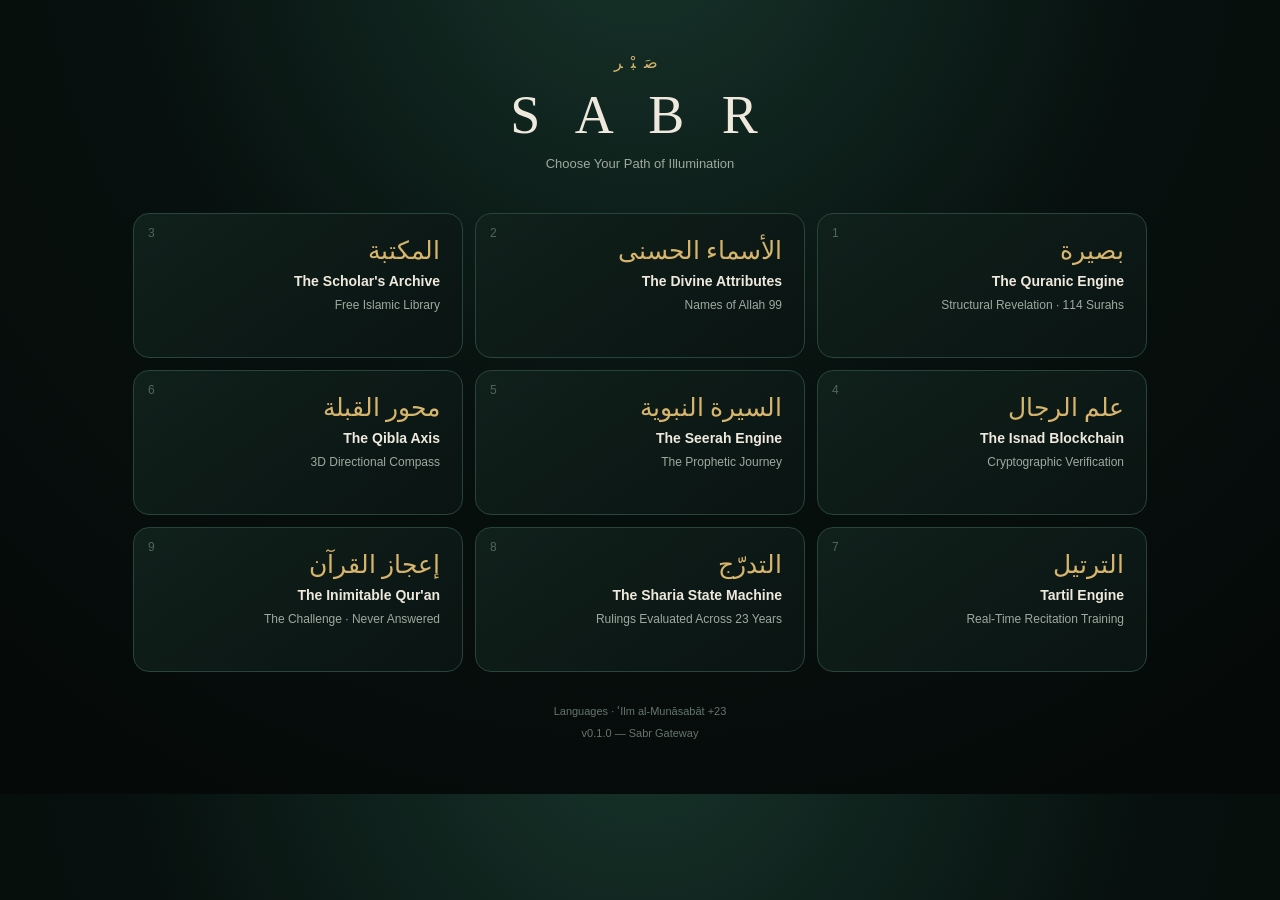
<file: sabr_basira_style 2.html>
<!doctype html><html lang="ar" dir="rtl"><head><meta charset="utf-8"><meta name="viewport" content="width=device-width,initial-scale=1"><title>صَبْر — بوابة القرآن</title><style>:root{--bg:#07100e;--p:#0d1916;--l:#28453b;--g:#d7b56d;--t:#eee9dc;--m:#9ea99f}*{box-sizing:border-box}body{margin:0;background:radial-gradient(circle at 50% -10%,#17342b,#07100e 48%,#050908);color:var(--t);font-family:Georgia,"Noto Naskh Arabic",serif}.wrap{max-width:1050px;margin:auto;padding:28px 18px 50px}header{text-align:center;padding:25px 0 18px}.mark{font-size:16px;letter-spacing:8px;color:var(--g);margin-bottom:12px}.brand{font-size:54px;letter-spacing:12px}.sub{color:var(--m);margin-top:10px;font:13px Arial}.grid{display:grid;grid-template-columns:repeat(3,1fr);gap:12px;margin-top:24px}.card{position:relative;border:1px solid var(--l);background:linear-gradient(145deg,#10201b,#0a1412);border-radius:16px;padding:22px;min-height:145px;cursor:pointer;transition:.2s}.card:hover{transform:translateY(-3px);border-color:#6f8f7e}.num{position:absolute;left:14px;top:12px;color:#50665b;font:12px Arial}.ar{font-size:25px;color:var(--g);margin-bottom:8px}.en{font:700 14px Arial}.desc{font:12px Arial;color:var(--m);margin-top:7px;line-height:1.5}.screen{display:none;margin-top:22px;border:1px solid var(--l);border-radius:18px;background:#091310;padding:22px}.screen.active{display:block}.topbar{display:flex;justify-content:space-between;gap:10px;align-items:center;border-bottom:1px solid #1d332c;padding-bottom:15px;margin-bottom:18px}button,select{background:#0e1c18;color:var(--t);border:1px solid #35564a;border-radius:10px;padding:10px 13px;font:14px Arial}button{cursor:pointer}h2{margin:0;color:var(--g)}.muted{color:var(--m);font-family:Arial}.quran{font-size:25px;line-height:2.2}.ayah{padding:12px 0;border-bottom:1px solid #183028}.ayah small{color:#71857b;font:11px Arial}.tiles{display:grid;grid-template-columns:repeat(2,1fr);gap:10px}.tile{padding:16px;border:1px solid #244137;border-radius:12px;background:#0c1814}.tile b{color:var(--g);display:block;margin-bottom:5px}.names{display:grid;grid-template-columns:repeat(3,1fr);gap:9px}.name{padding:14px;border:1px solid #264238;border-radius:12px;text-align:center}.name strong{display:block;font-size:23px;color:var(--g)}.footer{text-align:center;color:#65756d;font:11px Arial;margin-top:28px;line-height:2}@media(max-width:720px){.grid{grid-template-columns:1fr 1fr}.brand{font-size:39px}.names{grid-template-columns:repeat(2,1fr)}}@media(max-width:460px){.grid{grid-template-columns:1fr}.tiles{grid-template-columns:1fr}}</style></head><body><div class="wrap"><header><div class="mark">صَبْر</div><div class="brand">S A B R</div><div class="sub">Choose Your Path of Illumination</div></header><main class="grid" id="gateway"></main><section class="screen" id="screen"></section><div class="footer">23+ Languages · ʿIlm al-Munāsabāt<br>v0.1.0 — Sabr Gateway</div></div><script>
const modules=[["بصيرة","The Quranic Engine","Structural Revelation · 114 Surahs","quran"],["الأسماء الحسنى","The Divine Attributes","99 Names of Allah","names"],["المكتبة","The Scholar's Archive","Free Islamic Library","library"],["علم الرجال","The Isnad Blockchain","Cryptographic Verification","isnad"],["السيرة النبوية","The Seerah Engine","The Prophetic Journey","seerah"],["محور القبلة","The Qibla Axis","3D Directional Compass","qibla"],["الترتيل","Tartil Engine","Real-Time Recitation Training","tartil"],["التدرّج","The Sharia State Machine","Rulings Evaluated Across 23 Years","sharia"],["إعجاز القرآن","The Inimitable Qur'an","The Challenge · Never Answered","ijaz"]];const gateway=document.getElementById('gateway'),screen=document.getElementById('screen');modules.forEach((m,i)=>gateway.innerHTML+=`<article class="card" onclick="openModule('${m[3]}')"><span class="num">${i+1}</span><div class="ar">${m[0]}</div><div class="en">${m[1]}</div><div class="desc">${m[2]}</div></article>`);const names=["الرَّحْمَنُ","الرَّحِيمُ","الْمَلِكُ","الْقُدُّوسُ","السَّلَامُ","الْمُؤْمِنُ","الْمُهَيْمِنُ","الْعَزِيزُ","الْجَبَّارُ","الْمُتَكَبِّرُ","الْخَالِقُ","الْبَارِئُ","الْمُصَوِّرُ","الْغَفَّارُ","الْقَهَّارُ","الْوَهَّابُ","الرَّزَّاقُ","الْفَتَّاحُ","الْعَلِيمُ","الْحَكِيمُ","الْوَدُودُ","الْحَفِيظُ","الْكَرِيمُ","الْحَقُّ"];const surahs=[["الفاتحة",7],["البقرة",286],["آل عمران",200],["النساء",176],["المائدة",120],["الأنعام",165],["الأعراف",206],["الأنفال",75],["التوبة",129],["يونس",109],["هود",123],["يوسف",111],["الرعد",43],["إبراهيم",52],["الحجر",99],["النحل",128],["الإسراء",111],["الكهف",110],["مريم",98],["طه",135]];function base(t,c){screen.innerHTML=`<div class="topbar"><h2>${t}</h2><button onclick="closeModule()">← البوابة الرئيسية</button></div>${c}`;screen.classList.add('active');screen.scrollIntoView({behavior:'smooth'})}function closeModule(){screen.classList.remove('active');scrollTo({top:0,behavior:'smooth'})}function openModule(type){if(type==='quran')return quran();if(type==='names')return base('الأسماء الحسنى',`<p class="muted">The Divine Attributes · 99 Names of Allah</p><div class="names">${names.map((n,i)=>`<div class="name"><small>${i+1}</small><strong>${n}</strong><span class="muted">اسم من أسماء الله الحسنى</span></div>`).join('')}</div>`);const d={library:['المكتبة','واجهة أرشيف علمي قابلة للتوسعة للكتب والمراجع والدروس.'],isnad:['علم الرجال','سجل رواة وسلاسل إسناد مع واجهة تحقق ومخطط للعلاقات.'],seerah:['السيرة النبوية','محور زمني للرحلة النبوية والأحداث الرئيسية.'],qibla:['محور القبلة','بوصلة اتجاهية؛ اسمح للموقع باستخدام مستشعر الهاتف عند توفره.'],tartil:['الترتيل','واجهة تدريب على التلاوة: آية، تشغيل، متابعة، وتقييم لاحقًا.'],sharia:['التدرّج','خط زمني للأحكام عبر مراحل الوحي مع بطاقات تحليلية.'],ijaz:['إعجاز القرآن','واجهة موضوعية للتدبر في البنية والنظم والتحدي القرآني.']};if(d[type]){const[t,x]=d[type];base(t,`<p class="muted">${x}</p><div class="tiles">${['المحور الرئيسي','الخط الزمني','المراجع','الملاحظات'].map(x=>`<div class="tile"><b>${x}</b>واجهة جاهزة للإضافة والتوسعة داخل نفس الملف.</div>`).join('')}</div>`)}}function quran(){base('بصيرة — محرك القرآن',`<p class="muted">Structural Timeline · 114 Surahs</p><div class="topbar"><select id="s">${surahs.map((x,i)=>`<option value="${i+1}">${i+1} — ${x[0]} · ${x[1]} آية</option>`).join('')}</select><button onclick="loadSurah()">فتح السورة</button></div><div id="q"><div class="tile"><b>Structural Context</b>اختر سورة لعرض الآيات.</div></div>`)}async function loadSurah(){const id=document.getElementById('s').value,q=document.getElementById('q');q.innerHTML='<p class="muted">جارٍ تحميل الآيات…</p>';try{const r=await fetch(`https://api.alquran.cloud/v1/surah/${id}/quran-uthmani`),j=await r.json();q.innerHTML=`<div class="quran">${j.data.ayahs.map(a=>`<div class="ayah">${a.text} <small>﴿${a.numberInSurah}﴾</small></div>`).join('')}</div>`}catch(e){q.innerHTML='<div class="tile"><b>تعذر التحميل</b>تأكد من اتصال الإنترنت ثم أعد المحاولة.</div>'}}</script></body></html>
</file>
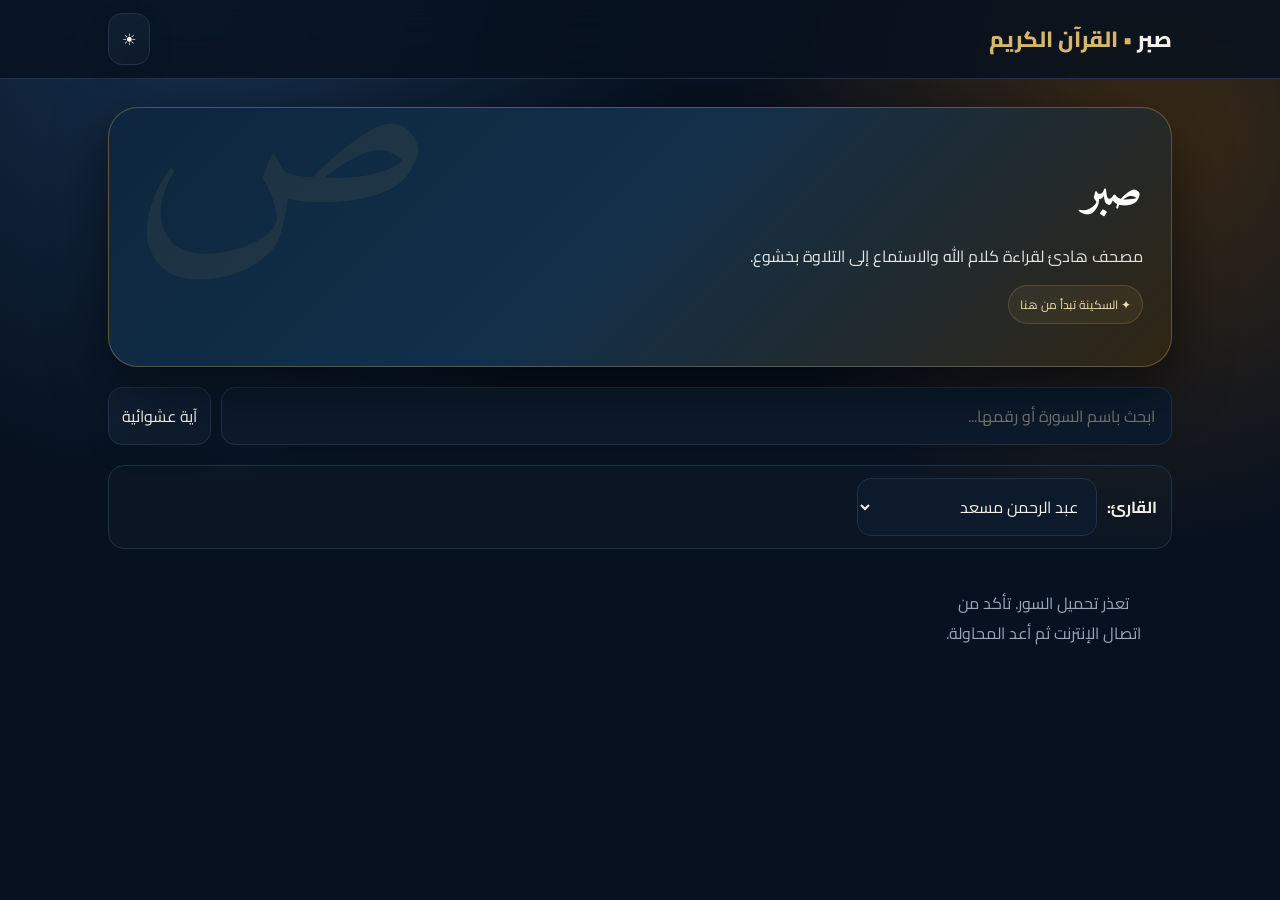
<file: sabr_quran_index 2.html>
<!doctype html>
<html lang="ar" dir="rtl">
<head>
  <meta charset="utf-8">
  <meta name="viewport" content="width=device-width,initial-scale=1">
  <meta name="theme-color" content="#07111f">
  <title>صبر — القرآن الكريم</title>
  <meta name="description" content="صبر — مصحف إلكتروني لقراءة القرآن الكريم والاستماع إلى التلاوة.">
  <link rel="preconnect" href="https://fonts.googleapis.com">
  <link rel="preconnect" href="https://fonts.gstatic.com" crossorigin>
  <link href="https://fonts.googleapis.com/css2?family=Amiri:wght@400;700&family=Cairo:wght@400;600;700;800&display=swap" rel="stylesheet">
  <style>
    :root{--bg:#07111f;--card:#0d1a2b;--card2:#101f33;--text:#f5f1e8;--muted:#9aa8ba;--accent:#d7b56d;--line:#20324a;--shadow:0 18px 55px #0008}
    body.light{--bg:#f5f0e6;--card:#fffdf8;--card2:#f8f2e6;--text:#172231;--muted:#697586;--accent:#9a6b22;--line:#e6ddcd;--shadow:0 16px 45px #17203318}
    *{box-sizing:border-box}html{scroll-behavior:smooth}
    body{margin:0;min-height:100vh;background:radial-gradient(circle at 15% 0%,#16304d 0,transparent 35%),radial-gradient(circle at 90% 15%,#3b2a16 0,transparent 30%),var(--bg);color:var(--text);font-family:Cairo,system-ui,sans-serif;transition:.25s}
    body.light{background:radial-gradient(circle at 10% 0%,#eee0c4 0,transparent 35%),radial-gradient(circle at 95% 10%,#e8d9bd 0,transparent 30%),var(--bg)}
    header{position:sticky;top:0;z-index:10;backdrop-filter:blur(18px);background:#07111fcc;border-bottom:1px solid var(--line)}
    body.light header{background:#fffdf0dd}.bar{max-width:1100px;margin:auto;padding:13px 18px;display:flex;align-items:center;gap:12px}
    .brand{font-weight:800;font-size:22px;margin-left:auto}.brand span{color:var(--accent)}
    button,input,select{font:inherit}.icon{border:1px solid var(--line);background:linear-gradient(145deg,var(--card2),var(--card));color:var(--text);border-radius:14px;padding:10px 13px;cursor:pointer;transition:.2s;box-shadow:0 8px 25px #0002}
    .icon:hover{transform:translateY(-1px);border-color:var(--accent)}
    main{max-width:1100px;margin:auto;padding:28px 18px 100px;position:relative;z-index:2}
    .hero{padding:42px 28px;border:1px solid #d7b56d55;border-radius:30px;background:linear-gradient(135deg,#0d263d 0%,#12304a 48%,#302513 100%);color:#fff;box-shadow:var(--shadow);overflow:hidden;position:relative}
    .hero:before{content:"ص";font-family:Amiri;font-size:250px;position:absolute;left:22px;top:-72px;color:#d7b56d;opacity:.08;line-height:1}
    .hero h1{font-family:Amiri;font-size:48px;margin:0 0 7px;position:relative;z-index:1}.hero p{margin:0;opacity:.88;position:relative;z-index:1}
    .tools{display:flex;gap:10px;margin:20px 0;flex-wrap:wrap}.search{flex:1;min-width:220px;padding:13px 16px;border:1px solid var(--line);border-radius:14px;background:var(--card);color:var(--text);outline:none}
    .search:focus{border-color:var(--accent);box-shadow:0 0 0 3px #d7b56d18}
    .grid{display:grid;grid-template-columns:repeat(auto-fill,minmax(210px,1fr));gap:12px}.surah{display:flex;align-items:center;gap:13px;padding:15px;background:var(--card);border:1px solid var(--line);border-radius:18px;cursor:pointer;box-shadow:var(--shadow);text-align:right;color:var(--text);transition:.2s}
    .surah:hover{transform:translateY(-2px);border-color:#d7b56d88}.num{width:42px;height:42px;border-radius:50%;display:grid;place-items:center;background:#d7b56d16;color:var(--accent);font-weight:800;border:1px solid #d7b56d33}
    .surah .name{font-family:Amiri;font-size:23px;font-weight:700}.surah small{display:block;color:var(--muted);font-family:Cairo;font-size:12px}
    .reader{display:none}.reader.active{display:block}.back{margin-bottom:15px}.title{text-align:center;font-family:Amiri;font-size:40px;margin:10px 0 4px}.meta{text-align:center;color:var(--muted);margin-bottom:22px}
    .ayah{padding:22px 10px;border-bottom:1px solid var(--line);font-family:Amiri;font-size:29px;line-height:2.15}.ayahnum{color:var(--accent);font-family:Cairo;font-size:13px;margin-right:8px}.ayah button{float:left;font-size:13px}
    .audio{width:100%;margin:18px 0;border:1px solid var(--line);border-radius:16px;background:var(--card);padding:4px}.notice{color:var(--muted);text-align:center;padding:25px}
    .audio-note{margin:10px 0;padding:12px 14px;border:1px solid #d7b56d44;border-radius:14px;background:#d7b56d0c;color:var(--muted);text-align:center}
    #arabicRain{position:fixed;inset:0;pointer-events:none;overflow:hidden;z-index:1;opacity:.10}.rain-char{position:absolute;top:-70px;color:var(--accent);font-family:Amiri,serif;font-size:clamp(20px,3vw,38px);animation:fall linear infinite;user-select:none;text-shadow:0 0 12px #d7b56d55}
    @keyframes fall{0%{transform:translateY(-80px) rotate(0deg);opacity:0}10%{opacity:.65}90%{opacity:.28}100%{transform:translateY(110vh) rotate(180deg);opacity:0}}
    body.light #arabicRain{opacity:.07}.reciter-box{display:flex;gap:10px;align-items:center;flex-wrap:wrap;margin:14px 0;padding:12px 14px;border:1px solid var(--line);border-radius:16px;background:#ffffff05}
    .reciter-label{font-weight:700;color:var(--text)}.reciter-select{padding:12px 14px;border:1px solid var(--line);border-radius:14px;background:var(--card);color:var(--text);min-width:240px;outline:none}
    .status{display:inline-flex;align-items:center;gap:7px;margin-top:14px;padding:7px 11px;border-radius:999px;background:#d7b56d14;border:1px solid #d7b56d33;color:#f1ddb0;font-size:12px}
    body.light .status{color:#7a551d}
    @media(max-width:600px){.hero{padding:34px 21px}.hero h1{font-size:38px}.ayah{font-size:25px}.grid{grid-template-columns:1fr 1fr}.surah{padding:12px}.surah .name{font-size:20px}.reciter-select{min-width:0;flex:1}}
  </style>
</head>
<body>
<div id="arabicRain" aria-hidden="true"></div>
<header><div class="bar"><div class="brand">صبر <span>• القرآن الكريم</span></div><button class="icon" id="theme">☀</button></div></header>
<main>
<section id="home">
  <div class="hero"><h1>صبر</h1><p>مصحف هادئ لقراءة كلام الله والاستماع إلى التلاوة بخشوع.</p><div class="status">✦ السكينة تبدأ من هنا</div></div>
  <div class="tools"><input id="search" class="search" placeholder="ابحث باسم السورة أو رقمها..."><button class="icon" id="random">آية عشوائية</button></div>
  <div class="reciter-box">
    <span class="reciter-label">القارئ:</span>
    <select id="reciter" class="reciter-select">
      <option value="massad">عبد الرحمن مسعد</option>
      <option value="ar.alafasy">مشاري راشد العفاسي</option>
    </select>
  </div>
  <div id="surahs" class="grid"><div class="notice">جاري تحميل السور...</div></div>
</section>
<section id="reader" class="reader">
  <button class="icon back" id="back">← العودة للسور</button>
  <h2 id="surahTitle" class="title"></h2><div id="surahMeta" class="meta"></div>
  <audio id="player" class="audio" controls></audio>
  <div id="ayahs"></div>
</section>
</main>
<script>
const API="https://api.alquran.cloud/v1";
let selectedReciter="massad";
const $=s=>document.querySelector(s);
let allSurahs=[];
// روابط تلاوات عبد الرحمن مسعد. استخدمنا archive.org الرئيسي بدل خادم ia الفرعي
// لأن الخادم الفرعي قد يرفض التشغيل من بعض المتصفحات/الشبكات.
const MASSAD_SURAH_URLS={
  10:"https://archive.org/download/010_20221110/010.mp3",
  19:"https://archive.org/download/010_20221110/019.mp3",
  23:"https://archive.org/download/010_20221110/023.mp3",
  29:"https://archive.org/download/010_20221110/029.mp3",
  32:"https://archive.org/download/010_20221110/032.mp3",
  49:"https://archive.org/download/010_20221110/049.mp3",
  73:"https://archive.org/download/010_20221110/073.mp3",
  78:"https://archive.org/download/010_20221110/078.mp3",
  87:"https://archive.org/download/010_20221110/087.mp3",
  88:"https://archive.org/download/010_20221110/088.mp3",
  100:"https://archive.org/download/010_20221110/100.mp3",
  107:"https://archive.org/download/010_20221110/107.mp3"
};
const MASSAD_BACKUP_URLS={
  10:"https://ia904706.us.archive.org/13/items/010_20221110/010.mp3",
  19:"https://ia904706.us.archive.org/13/items/010_20221110/019.mp3",
  23:"https://ia904706.us.archive.org/13/items/010_20221110/023.mp3",
  29:"https://ia904706.us.archive.org/13/items/010_20221110/029.mp3",
  32:"https://ia904706.us.archive.org/13/items/010_20221110/032.mp3",
  49:"https://ia904706.us.archive.org/13/items/010_20221110/049.mp3",
  73:"https://ia904706.us.archive.org/13/items/010_20221110/073.mp3",
  78:"https://ia904706.us.archive.org/13/items/010_20221110/078.mp3",
  87:"https://ia904706.us.archive.org/13/items/010_20221110/087.mp3",
  88:"https://ia904706.us.archive.org/13/items/010_20221110/088.mp3",
  100:"https://ia904706.us.archive.org/13/items/010_20221110/100.mp3",
  107:"https://ia904706.us.archive.org/13/items/010_20221110/107.mp3"
};
function playMassad(id){
  const primary=MASSAD_SURAH_URLS[id];
  if(!primary)return false;
  const player=$("#player");
  player.dataset.surahId=String(id);
  player.dataset.fallbackTried="0";
  player.src=primary;
  player.load();
  return true;
}

async function getJSON(url){const r=await fetch(url);if(!r.ok)throw Error("Network");return r.json();}
async function loadSurahs(){
  try{const j=await getJSON(API+"/surah");allSurahs=j.data;renderSurahs(allSurahs)}
  catch(e){$("#surahs").innerHTML='<div class="notice">تعذر تحميل السور. تأكد من اتصال الإنترنت ثم أعد المحاولة.</div>'}
}
function renderSurahs(list){$("#surahs").innerHTML=list.map(s=>`
<button class="surah" data-id="${s.number}">
  <div class="num">${s.number}</div><div><div class="name">${s.name}</div><small>${s.englishName} • ${s.numberOfAyahs} آية • ${s.revelationType==="Meccan"?"مكية":"مدنية"}</small></div>
</button>`).join("")||'<div class="notice">لا توجد نتائج.</div>';
document.querySelectorAll(".surah").forEach(b=>b.onclick=()=>openSurah(+b.dataset.id))}
async function openSurah(id){
  window.currentSurahId=id;
  $("#home").style.display="none";$("#reader").classList.add("active");window.scrollTo(0,0);
  $("#ayahs").innerHTML='<div class="notice">جاري تحميل السورة...</div>';
  $("#player").removeAttribute("src");$("#player").load();
  try{
    const text=await getJSON(`${API}/surah/${id}/quran-uthmani`);
    const s=text.data;
    $("#surahTitle").textContent=s.name;
    $("#surahMeta").textContent=`${s.englishName} • ${s.numberOfAyahs} آية • ${s.revelationType==="Meccan"?"مكية":"مدنية"}`;

    const note=$("#ayahs");
    if(selectedReciter==="massad"){
      const url=MASSAD_SURAH_URLS[id];
      if(url){
        playMassad(id);
        note.innerHTML='<div class="audio-note">🎧 تلاوة عبد الرحمن مسعد</div>';
      }else{
        note.innerHTML='<div class="audio-note">تسجيل عبد الرحمن مسعد لهذه السورة غير موجود ضمن مصدر الصوت المضاف حالياً. يمكنك اختيار مشاري العفاسي للاستماع لهذه السورة.</div>';
      }
    }else{
      $("#player").src=`https://cdn.islamic.network/quran/audio-surah/128/ar.alafasy/${id}.mp3`;
      $("#player").load();
    }

    note.insertAdjacentHTML("beforeend",
      s.ayahs.map(a=>`<div class="ayah">${a.text} <span class="ayahnum">﴿${a.numberInSurah}﴾</span><button class="icon play" data-n="${a.number}" aria-label="تشغيل الآية">▶</button></div>`).join("")
    );

    document.querySelectorAll(".play").forEach(b=>b.onclick=()=>{
      if(selectedReciter==="massad"){
        const url=MASSAD_SURAH_URLS[id];
        if(!url){alert("تسجيل عبد الرحمن مسعد لهذه السورة غير متاح حالياً.");return;}
        playMassad(id);$("#player").play().catch(()=>{});
      }else{
        $("#player").src=`https://cdn.islamic.network/quran/audio/128/ar.alafasy/${b.dataset.n}.mp3`;
        $("#player").play().catch(()=>{});
      }
    });

    $("#player").onerror=()=>{
      if(selectedReciter!=="massad")return;
      const p=$("#player");
      const sid=Number(p.dataset.surahId||window.currentSurahId||0);
      if(p.dataset.fallbackTried!=="1" && MASSAD_BACKUP_URLS[sid]){
        p.dataset.fallbackTried="1";
        p.src=MASSAD_BACKUP_URLS[sid];
        p.load();
        return;
      }
      $("#ayahs").insertAdjacentHTML("afterbegin",'<div class="audio-note">تعذر تشغيل تلاوة عبد الرحمن مسعد من خادم الصوت. أعد تحميل الصفحة أو جرّب شبكة أخرى.</div>');
    };
  }catch(e){
    $("#ayahs").innerHTML='<div class="notice">حدث خطأ أثناء تحميل السورة.</div>';
  }
}
$("#back").onclick=()=>{$("#reader").classList.remove("active");$("#home").style.display="block";window.scrollTo(0,0)}
$("#search").oninput=e=>{const q=e.target.value.trim().toLowerCase();renderSurahs(allSurahs.filter(s=>String(s.number)===q||s.name.includes(q)||s.englishName.toLowerCase().includes(q)))}
$("#random").onclick=async()=>{try{const j=await getJSON(API+"/ayah/random/quran-uthmani");const a=j.data;alert(`${a.surah.name}\n\n${a.text}\n\nالآية ${a.numberInSurah}`)}catch(e){alert("تعذر جلب الآية الآن.")}}
function setTheme(mode){
  document.body.classList.toggle("light",mode==="light");
  localStorage.theme=mode;
  $("#theme").textContent=mode==="light"?"☾":"☀";
}
$("#theme").onclick=()=>setTheme(document.body.classList.contains("light")?"dark":"light");
setTheme(localStorage.theme==="light"?"light":"dark");

$("#reciter").onchange=e=>{
  selectedReciter=e.target.value;
  if(window.currentSurahId) openSurah(window.currentSurahId);
};

function makeArabicRain(){
  const box=$("#arabicRain"), chars="ابتثجحخدذرزسشصضطظعغفقكلمنهوي";
  for(let i=0;i<34;i++){
    const s=document.createElement("span");
    s.className="rain-char";
    s.textContent=chars[Math.floor(Math.random()*chars.length)];
    s.style.left=(Math.random()*100)+"%";
    s.style.animationDuration=(8+Math.random()*12)+"s";
    s.style.animationDelay=(-Math.random()*18)+"s";
    box.appendChild(s);
  }
}
makeArabicRain();
loadSurahs();
</script>
</body>
</html>
</file>
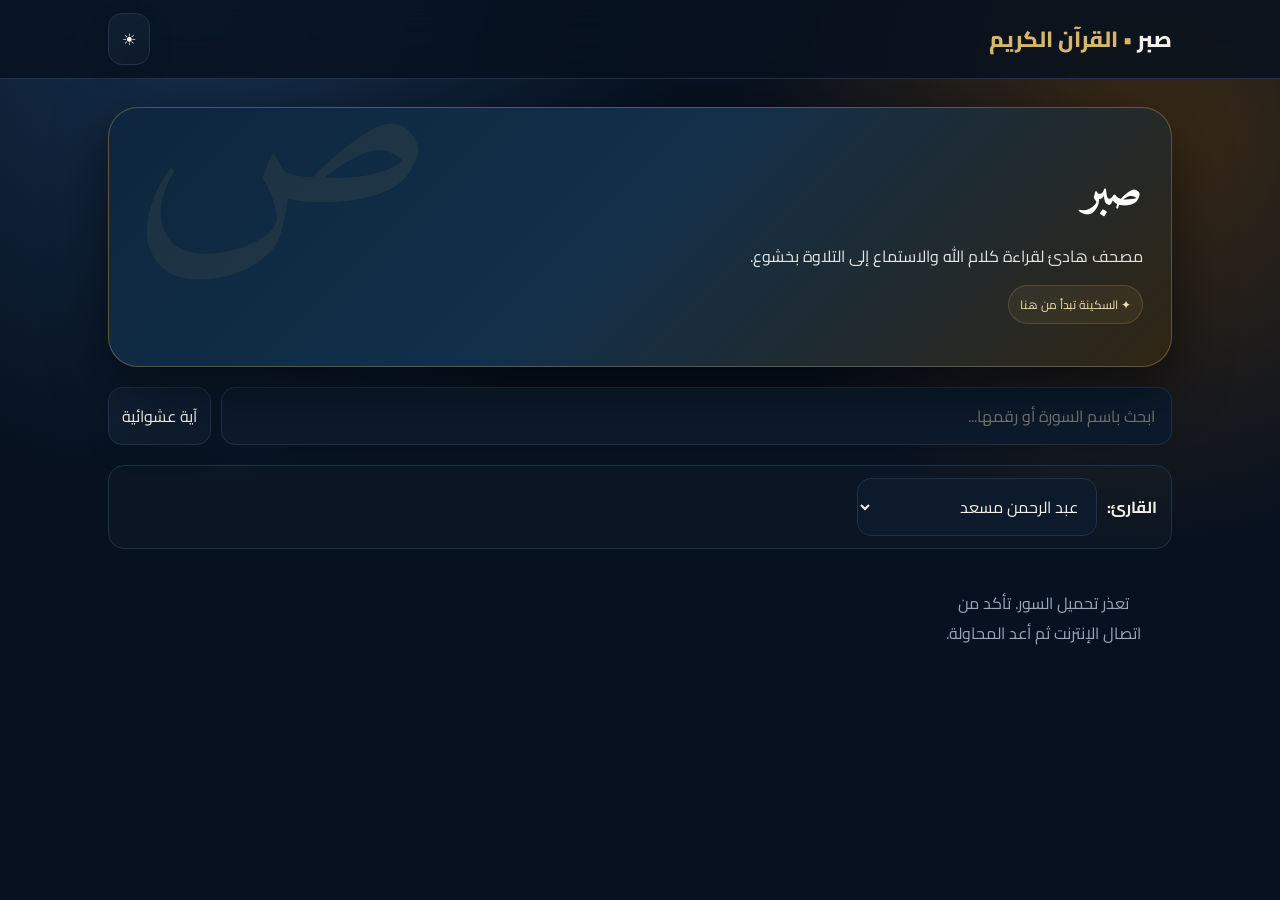
<file: sabr_quran_index 3.html>
<!doctype html>
<html lang="ar" dir="rtl">
<head>
  <meta charset="utf-8">
  <meta name="viewport" content="width=device-width,initial-scale=1">
  <meta name="theme-color" content="#07111f">
  <title>صبر — القرآن الكريم</title>
  <meta name="description" content="صبر — مصحف إلكتروني لقراءة القرآن الكريم والاستماع إلى التلاوة.">
  <link rel="preconnect" href="https://fonts.googleapis.com">
  <link rel="preconnect" href="https://fonts.gstatic.com" crossorigin>
  <link href="https://fonts.googleapis.com/css2?family=Amiri:wght@400;700&family=Cairo:wght@400;600;700;800&display=swap" rel="stylesheet">
  <style>
    :root{--bg:#07111f;--card:#0d1a2b;--card2:#101f33;--text:#f5f1e8;--muted:#9aa8ba;--accent:#d7b56d;--line:#20324a;--shadow:0 18px 55px #0008}
    body.light{--bg:#f5f0e6;--card:#fffdf8;--card2:#f8f2e6;--text:#172231;--muted:#697586;--accent:#9a6b22;--line:#e6ddcd;--shadow:0 16px 45px #17203318}
    *{box-sizing:border-box}html{scroll-behavior:smooth}
    body{margin:0;min-height:100vh;background:radial-gradient(circle at 15% 0%,#16304d 0,transparent 35%),radial-gradient(circle at 90% 15%,#3b2a16 0,transparent 30%),var(--bg);color:var(--text);font-family:Cairo,system-ui,sans-serif;transition:.25s}
    body.light{background:radial-gradient(circle at 10% 0%,#eee0c4 0,transparent 35%),radial-gradient(circle at 95% 10%,#e8d9bd 0,transparent 30%),var(--bg)}
    header{position:sticky;top:0;z-index:10;backdrop-filter:blur(18px);background:#07111fcc;border-bottom:1px solid var(--line)}
    body.light header{background:#fffdf0dd}.bar{max-width:1100px;margin:auto;padding:13px 18px;display:flex;align-items:center;gap:12px}
    .brand{font-weight:800;font-size:22px;margin-left:auto}.brand span{color:var(--accent)}
    button,input,select{font:inherit}.icon{border:1px solid var(--line);background:linear-gradient(145deg,var(--card2),var(--card));color:var(--text);border-radius:14px;padding:10px 13px;cursor:pointer;transition:.2s;box-shadow:0 8px 25px #0002}
    .icon:hover{transform:translateY(-1px);border-color:var(--accent)}
    main{max-width:1100px;margin:auto;padding:28px 18px 100px;position:relative;z-index:2}
    .hero{padding:42px 28px;border:1px solid #d7b56d55;border-radius:30px;background:linear-gradient(135deg,#0d263d 0%,#12304a 48%,#302513 100%);color:#fff;box-shadow:var(--shadow);overflow:hidden;position:relative}
    .hero:before{content:"ص";font-family:Amiri;font-size:250px;position:absolute;left:22px;top:-72px;color:#d7b56d;opacity:.08;line-height:1}
    .hero h1{font-family:Amiri;font-size:48px;margin:0 0 7px;position:relative;z-index:1}.hero p{margin:0;opacity:.88;position:relative;z-index:1}
    .tools{display:flex;gap:10px;margin:20px 0;flex-wrap:wrap}.search{flex:1;min-width:220px;padding:13px 16px;border:1px solid var(--line);border-radius:14px;background:var(--card);color:var(--text);outline:none}
    .search:focus{border-color:var(--accent);box-shadow:0 0 0 3px #d7b56d18}
    .grid{display:grid;grid-template-columns:repeat(auto-fill,minmax(210px,1fr));gap:12px}.surah{display:flex;align-items:center;gap:13px;padding:15px;background:var(--card);border:1px solid var(--line);border-radius:18px;cursor:pointer;box-shadow:var(--shadow);text-align:right;color:var(--text);transition:.2s}
    .surah:hover{transform:translateY(-2px);border-color:#d7b56d88}.num{width:42px;height:42px;border-radius:50%;display:grid;place-items:center;background:#d7b56d16;color:var(--accent);font-weight:800;border:1px solid #d7b56d33}
    .surah .name{font-family:Amiri;font-size:23px;font-weight:700}.surah small{display:block;color:var(--muted);font-family:Cairo;font-size:12px}
    .reader{display:none}.reader.active{display:block}.back{margin-bottom:15px}.title{text-align:center;font-family:Amiri;font-size:40px;margin:10px 0 4px}.meta{text-align:center;color:var(--muted);margin-bottom:22px}
    .ayah{padding:22px 10px;border-bottom:1px solid var(--line);font-family:Amiri;font-size:29px;line-height:2.15}.ayahnum{color:var(--accent);font-family:Cairo;font-size:13px;margin-right:8px}.ayah button{float:left;font-size:13px}
    .audio{width:100%;margin:18px 0;border:1px solid var(--line);border-radius:16px;background:var(--card);padding:4px}.massad-video{width:100%;aspect-ratio:16/9;border:0;border-radius:16px;margin:18px 0;background:#000;display:none}.notice{color:var(--muted);text-align:center;padding:25px}
    .audio-note{margin:10px 0;padding:12px 14px;border:1px solid #d7b56d44;border-radius:14px;background:#d7b56d0c;color:var(--muted);text-align:center}
    #arabicRain{position:fixed;inset:0;pointer-events:none;overflow:hidden;z-index:1;opacity:.10}.rain-char{position:absolute;top:-70px;color:var(--accent);font-family:Amiri,serif;font-size:clamp(20px,3vw,38px);animation:fall linear infinite;user-select:none;text-shadow:0 0 12px #d7b56d55}
    @keyframes fall{0%{transform:translateY(-80px) rotate(0deg);opacity:0}10%{opacity:.65}90%{opacity:.28}100%{transform:translateY(110vh) rotate(180deg);opacity:0}}
    body.light #arabicRain{opacity:.07}.reciter-box{display:flex;gap:10px;align-items:center;flex-wrap:wrap;margin:14px 0;padding:12px 14px;border:1px solid var(--line);border-radius:16px;background:#ffffff05}
    .reciter-label{font-weight:700;color:var(--text)}.reciter-select{padding:12px 14px;border:1px solid var(--line);border-radius:14px;background:var(--card);color:var(--text);min-width:240px;outline:none}
    .status{display:inline-flex;align-items:center;gap:7px;margin-top:14px;padding:7px 11px;border-radius:999px;background:#d7b56d14;border:1px solid #d7b56d33;color:#f1ddb0;font-size:12px}
    body.light .status{color:#7a551d}
    @media(max-width:600px){.hero{padding:34px 21px}.hero h1{font-size:38px}.ayah{font-size:25px}.grid{grid-template-columns:1fr 1fr}.surah{padding:12px}.surah .name{font-size:20px}.reciter-select{min-width:0;flex:1}}
  </style>
</head>
<body>
<div id="arabicRain" aria-hidden="true"></div>
<header><div class="bar"><div class="brand">صبر <span>• القرآن الكريم</span></div><button class="icon" id="theme">☀</button></div></header>
<main>
<section id="home">
  <div class="hero"><h1>صبر</h1><p>مصحف هادئ لقراءة كلام الله والاستماع إلى التلاوة بخشوع.</p><div class="status">✦ السكينة تبدأ من هنا</div></div>
  <div class="tools"><input id="search" class="search" placeholder="ابحث باسم السورة أو رقمها..."><button class="icon" id="random">آية عشوائية</button></div>
  <div class="reciter-box">
    <span class="reciter-label">القارئ:</span>
    <select id="reciter" class="reciter-select">
      <option value="massad">عبد الرحمن مسعد</option>
      <option value="ar.alafasy">مشاري راشد العفاسي</option>
    </select>
  </div>
  <div id="surahs" class="grid"><div class="notice">جاري تحميل السور...</div></div>
</section>
<section id="reader" class="reader">
  <button class="icon back" id="back">← العودة للسور</button>
  <h2 id="surahTitle" class="title"></h2><div id="surahMeta" class="meta"></div>
  <audio id="player" class="audio" controls></audio><iframe id="massadVideo" class="massad-video" allow="autoplay; encrypted-media; picture-in-picture" allowfullscreen></iframe>
  <div id="ayahs"></div>
</section>
</main>
<script>
const API="https://api.alquran.cloud/v1";
let selectedReciter="massad";
const $=s=>document.querySelector(s);
let allSurahs=[];
// روابط تلاوات عبد الرحمن مسعد. استخدمنا archive.org الرئيسي بدل خادم ia الفرعي
// لأن الخادم الفرعي قد يرفض التشغيل من بعض المتصفحات/الشبكات.
const MASSAD_SURAH_URLS={
  10:"youtube",
  32:"https://download.tvquran.com/download/recitations/372/303/032.mp3",
  73:"https://download.tvquran.com/download/recitations/372/303/073.mp3",
  78:"https://download.tvquran.com/download/recitations/372/303/078.mp3",
  87:"https://download.tvquran.com/download/recitations/372/303/087.mp3",
  88:"https://download.tvquran.com/download/recitations/372/303/088.mp3",
  100:"https://download.tvquran.com/download/recitations/372/303/100.mp3",
  107:"https://download.tvquran.com/download/recitations/372/303/107.mp3"
};
// مصدر احتياطي للسور التي لا يتوفر لها ملف كامل ثابت في المصدر الحالي.
const MASSAD_BACKUP_URLS={};
function playMassad(id){
  const player=$("#player");
  const video=$("#massadVideo");
  player.pause();
  player.removeAttribute("src");
  player.load();
  video.style.display="none";
  video.src="";
  // يونس: ملف كامل متوفر على YouTube، لأن رابط MP3 القديم كان ميتاً.
  if(id===10){
    video.src="https://www.youtube.com/embed/UUN4OWNjPjk?rel=0";
    video.style.display="block";
    return true;
  }
  const primary=MASSAD_SURAH_URLS[id];
  if(!primary)return false;
  player.dataset.surahId=String(id);
  player.dataset.fallbackTried="0";
  player.src=primary;
  player.load();
  return true;
}

async function getJSON(url){const r=await fetch(url);if(!r.ok)throw Error("Network");return r.json();}
async function loadSurahs(){
  try{const j=await getJSON(API+"/surah");allSurahs=j.data;renderSurahs(allSurahs)}
  catch(e){$("#surahs").innerHTML='<div class="notice">تعذر تحميل السور. تأكد من اتصال الإنترنت ثم أعد المحاولة.</div>'}
}
function renderSurahs(list){$("#surahs").innerHTML=list.map(s=>`
<button class="surah" data-id="${s.number}">
  <div class="num">${s.number}</div><div><div class="name">${s.name}</div><small>${s.englishName} • ${s.numberOfAyahs} آية • ${s.revelationType==="Meccan"?"مكية":"مدنية"}</small></div>
</button>`).join("")||'<div class="notice">لا توجد نتائج.</div>';
document.querySelectorAll(".surah").forEach(b=>b.onclick=()=>openSurah(+b.dataset.id))}
async function openSurah(id){
  window.currentSurahId=id;
  $("#home").style.display="none";$("#reader").classList.add("active");window.scrollTo(0,0);
  $("#ayahs").innerHTML='<div class="notice">جاري تحميل السورة...</div>';
  $("#player").removeAttribute("src");$("#player").load();
  try{
    const text=await getJSON(`${API}/surah/${id}/quran-uthmani`);
    const s=text.data;
    $("#surahTitle").textContent=s.name;
    $("#surahMeta").textContent=`${s.englishName} • ${s.numberOfAyahs} آية • ${s.revelationType==="Meccan"?"مكية":"مدنية"}`;

    const note=$("#ayahs");
    if(selectedReciter==="massad"){
      const url=MASSAD_SURAH_URLS[id];
      if(url){
        playMassad(id);
        note.innerHTML='<div class="audio-note">🎧 تلاوة عبد الرحمن مسعد</div>';
      }else{
        note.innerHTML='<div class="audio-note">🎧 لا يتوفر حالياً ملف كامل ثابت لهذه السورة بصوت عبد الرحمن مسعد في مصدر الصوت المستخدم بالموقع.</div>';
        $("#player").removeAttribute("src");
        $("#player").load();
      }
    }else{
      $("#player").src=`https://cdn.islamic.network/quran/audio-surah/128/ar.alafasy/${id}.mp3`;
      $("#player").load();
    }

    note.insertAdjacentHTML("beforeend",
      s.ayahs.map(a=>`<div class="ayah">${a.text} <span class="ayahnum">﴿${a.numberInSurah}﴾</span><button class="icon play" data-n="${a.number}" aria-label="تشغيل الآية">▶</button></div>`).join("")
    );

    document.querySelectorAll(".play").forEach(b=>b.onclick=()=>{
      if(selectedReciter==="massad"){
        const url=MASSAD_SURAH_URLS[id];
        if(!url){alert("تسجيل عبد الرحمن مسعد لهذه السورة غير متاح حالياً.");return;}
        playMassad(id);$("#player").play().catch(()=>{});
      }else{
        $("#player").src=`https://cdn.islamic.network/quran/audio/128/ar.alafasy/${b.dataset.n}.mp3`;
        $("#player").play().catch(()=>{});
      }
    });

    $("#player").onerror=()=>{
      if(selectedReciter!=="massad")return;
      if(window.currentSurahId===10)return;
      const p=$("#player");
      const sid=Number(p.dataset.surahId||window.currentSurahId||0);
      if(p.dataset.fallbackTried!=="1" && MASSAD_BACKUP_URLS[sid]){
        p.dataset.fallbackTried="1";
        p.src=MASSAD_BACKUP_URLS[sid];
        p.load();
        return;
      }
      $("#ayahs").insertAdjacentHTML("afterbegin",'<div class="audio-note">تعذر تشغيل تلاوة عبد الرحمن مسعد من خادم الصوت. أعد تحميل الصفحة أو جرّب شبكة أخرى.</div>');
    };
  }catch(e){
    $("#ayahs").innerHTML='<div class="notice">حدث خطأ أثناء تحميل السورة.</div>';
  }
}
$("#back").onclick=()=>{$("#reader").classList.remove("active");$("#home").style.display="block";window.scrollTo(0,0)}
$("#search").oninput=e=>{const q=e.target.value.trim().toLowerCase();renderSurahs(allSurahs.filter(s=>String(s.number)===q||s.name.includes(q)||s.englishName.toLowerCase().includes(q)))}
$("#random").onclick=async()=>{try{const j=await getJSON(API+"/ayah/random/quran-uthmani");const a=j.data;alert(`${a.surah.name}\n\n${a.text}\n\nالآية ${a.numberInSurah}`)}catch(e){alert("تعذر جلب الآية الآن.")}}
function setTheme(mode){
  document.body.classList.toggle("light",mode==="light");
  localStorage.theme=mode;
  $("#theme").textContent=mode==="light"?"☾":"☀";
}
$("#theme").onclick=()=>setTheme(document.body.classList.contains("light")?"dark":"light");
setTheme(localStorage.theme==="light"?"light":"dark");

$("#reciter").onchange=e=>{
  selectedReciter=e.target.value;
  if(window.currentSurahId) openSurah(window.currentSurahId);
};

function makeArabicRain(){
  const box=$("#arabicRain"), chars="ابتثجحخدذرزسشصضطظعغفقكلمنهوي";
  for(let i=0;i<34;i++){
    const s=document.createElement("span");
    s.className="rain-char";
    s.textContent=chars[Math.floor(Math.random()*chars.length)];
    s.style.left=(Math.random()*100)+"%";
    s.style.animationDuration=(8+Math.random()*12)+"s";
    s.style.animationDelay=(-Math.random()*18)+"s";
    box.appendChild(s);
  }
}
makeArabicRain();
loadSurahs();
</script>
</body>
</html>
</file>
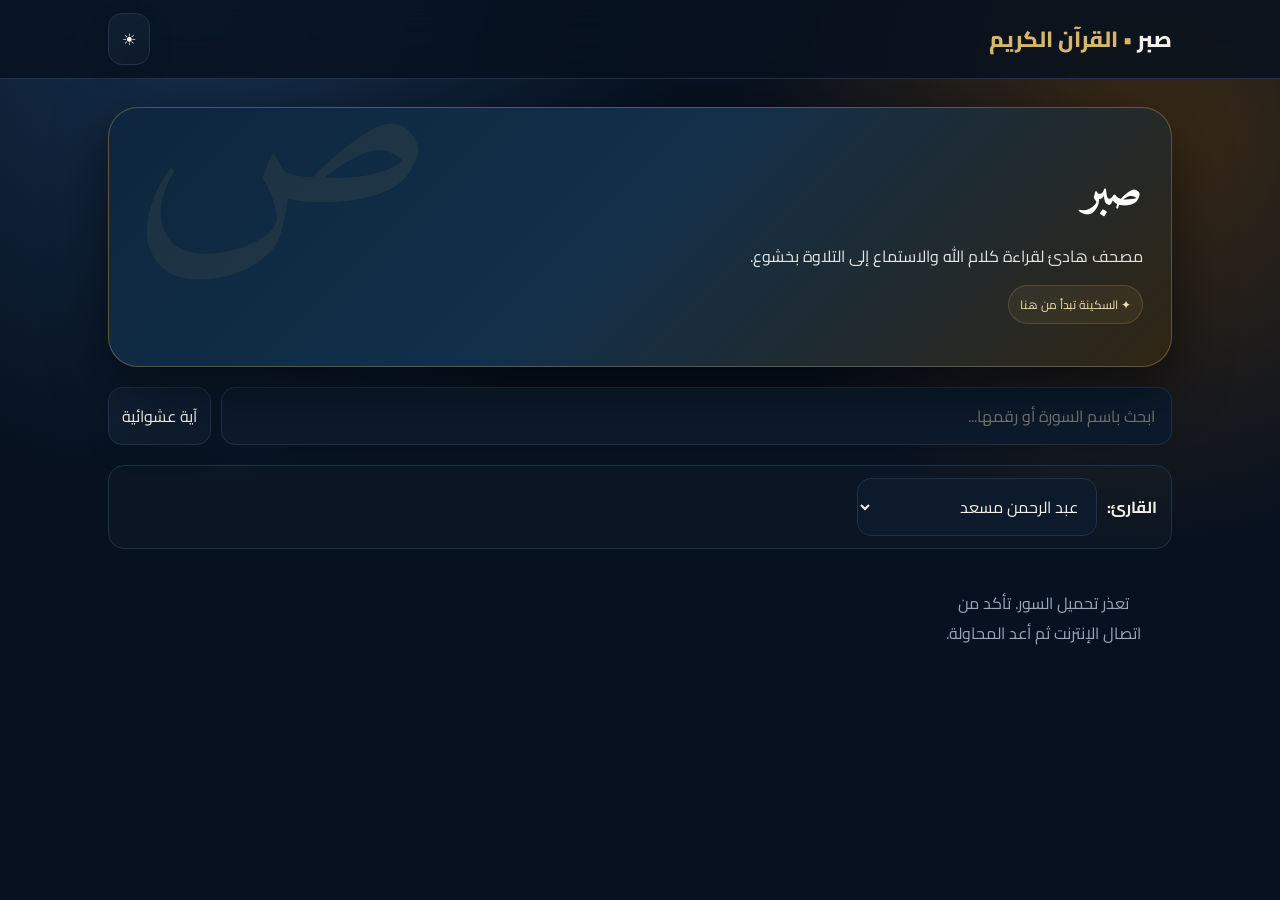
<file: sabr_quran_index 4.html>
<!doctype html>
<html lang="ar" dir="rtl">
<head>
  <meta charset="utf-8">
  <meta name="viewport" content="width=device-width,initial-scale=1">
  <meta name="theme-color" content="#07111f">
  <title>صبر — القرآن الكريم</title>
  <meta name="description" content="صبر — مصحف إلكتروني لقراءة القرآن الكريم والاستماع إلى التلاوة.">
  <link rel="preconnect" href="https://fonts.googleapis.com">
  <link rel="preconnect" href="https://fonts.gstatic.com" crossorigin>
  <link href="https://fonts.googleapis.com/css2?family=Amiri:wght@400;700&family=Cairo:wght@400;600;700;800&display=swap" rel="stylesheet">
  <style>
    :root{--bg:#07111f;--card:#0d1a2b;--card2:#101f33;--text:#f5f1e8;--muted:#9aa8ba;--accent:#d7b56d;--line:#20324a;--shadow:0 18px 55px #0008}
    body.light{--bg:#f5f0e6;--card:#fffdf8;--card2:#f8f2e6;--text:#172231;--muted:#697586;--accent:#9a6b22;--line:#e6ddcd;--shadow:0 16px 45px #17203318}
    *{box-sizing:border-box}html{scroll-behavior:smooth}
    body{margin:0;min-height:100vh;background:radial-gradient(circle at 15% 0%,#16304d 0,transparent 35%),radial-gradient(circle at 90% 15%,#3b2a16 0,transparent 30%),var(--bg);color:var(--text);font-family:Cairo,system-ui,sans-serif;transition:.25s}
    body.light{background:radial-gradient(circle at 10% 0%,#eee0c4 0,transparent 35%),radial-gradient(circle at 95% 10%,#e8d9bd 0,transparent 30%),var(--bg)}
    header{position:sticky;top:0;z-index:10;backdrop-filter:blur(18px);background:#07111fcc;border-bottom:1px solid var(--line)}
    body.light header{background:#fffdf0dd}.bar{max-width:1100px;margin:auto;padding:13px 18px;display:flex;align-items:center;gap:12px}
    .brand{font-weight:800;font-size:22px;margin-left:auto}.brand span{color:var(--accent)}
    button,input,select{font:inherit}.icon{border:1px solid var(--line);background:linear-gradient(145deg,var(--card2),var(--card));color:var(--text);border-radius:14px;padding:10px 13px;cursor:pointer;transition:.2s;box-shadow:0 8px 25px #0002}
    .icon:hover{transform:translateY(-1px);border-color:var(--accent)}
    main{max-width:1100px;margin:auto;padding:28px 18px 100px;position:relative;z-index:2}
    .hero{padding:42px 28px;border:1px solid #d7b56d55;border-radius:30px;background:linear-gradient(135deg,#0d263d 0%,#12304a 48%,#302513 100%);color:#fff;box-shadow:var(--shadow);overflow:hidden;position:relative}
    .hero:before{content:"ص";font-family:Amiri;font-size:250px;position:absolute;left:22px;top:-72px;color:#d7b56d;opacity:.08;line-height:1}
    .hero h1{font-family:Amiri;font-size:48px;margin:0 0 7px;position:relative;z-index:1}.hero p{margin:0;opacity:.88;position:relative;z-index:1}
    .tools{display:flex;gap:10px;margin:20px 0;flex-wrap:wrap}.search{flex:1;min-width:220px;padding:13px 16px;border:1px solid var(--line);border-radius:14px;background:var(--card);color:var(--text);outline:none}
    .search:focus{border-color:var(--accent);box-shadow:0 0 0 3px #d7b56d18}
    .grid{display:grid;grid-template-columns:repeat(auto-fill,minmax(210px,1fr));gap:12px}.surah{display:flex;align-items:center;gap:13px;padding:15px;background:var(--card);border:1px solid var(--line);border-radius:18px;cursor:pointer;box-shadow:var(--shadow);text-align:right;color:var(--text);transition:.2s}
    .surah:hover{transform:translateY(-2px);border-color:#d7b56d88}.num{width:42px;height:42px;border-radius:50%;display:grid;place-items:center;background:#d7b56d16;color:var(--accent);font-weight:800;border:1px solid #d7b56d33}
    .surah .name{font-family:Amiri;font-size:23px;font-weight:700}.surah small{display:block;color:var(--muted);font-family:Cairo;font-size:12px}
    .reader{display:none}.reader.active{display:block}.back{margin-bottom:15px}.title{text-align:center;font-family:Amiri;font-size:40px;margin:10px 0 4px}.meta{text-align:center;color:var(--muted);margin-bottom:22px}
    .ayah{padding:22px 10px;border-bottom:1px solid var(--line);font-family:Amiri;font-size:29px;line-height:2.15}.ayahnum{color:var(--accent);font-family:Cairo;font-size:13px;margin-right:8px}.ayah button{float:left;font-size:13px}
    .audio{width:100%;margin:18px 0;border:1px solid var(--line);border-radius:16px;background:var(--card);padding:4px}.massad-video{width:100%;aspect-ratio:16/9;border:0;border-radius:16px;margin:18px 0;background:#000;display:none}.youtube-link{display:inline-flex;align-items:center;justify-content:center;gap:8px;margin:10px auto;padding:12px 18px;border-radius:14px;background:#c00;color:#fff;text-decoration:none;font-weight:700}.notice{color:var(--muted);text-align:center;padding:25px}
    .audio-note{margin:10px 0;padding:12px 14px;border:1px solid #d7b56d44;border-radius:14px;background:#d7b56d0c;color:var(--muted);text-align:center}
    #arabicRain{position:fixed;inset:0;pointer-events:none;overflow:hidden;z-index:1;opacity:.10}.rain-char{position:absolute;top:-70px;color:var(--accent);font-family:Amiri,serif;font-size:clamp(20px,3vw,38px);animation:fall linear infinite;user-select:none;text-shadow:0 0 12px #d7b56d55}
    @keyframes fall{0%{transform:translateY(-80px) rotate(0deg);opacity:0}10%{opacity:.65}90%{opacity:.28}100%{transform:translateY(110vh) rotate(180deg);opacity:0}}
    body.light #arabicRain{opacity:.07}.reciter-box{display:flex;gap:10px;align-items:center;flex-wrap:wrap;margin:14px 0;padding:12px 14px;border:1px solid var(--line);border-radius:16px;background:#ffffff05}
    .reciter-label{font-weight:700;color:var(--text)}.reciter-select{padding:12px 14px;border:1px solid var(--line);border-radius:14px;background:var(--card);color:var(--text);min-width:240px;outline:none}
    .status{display:inline-flex;align-items:center;gap:7px;margin-top:14px;padding:7px 11px;border-radius:999px;background:#d7b56d14;border:1px solid #d7b56d33;color:#f1ddb0;font-size:12px}
    body.light .status{color:#7a551d}
    @media(max-width:600px){.hero{padding:34px 21px}.hero h1{font-size:38px}.ayah{font-size:25px}.grid{grid-template-columns:1fr 1fr}.surah{padding:12px}.surah .name{font-size:20px}.reciter-select{min-width:0;flex:1}}
  </style>
</head>
<body>
<div id="arabicRain" aria-hidden="true"></div>
<header><div class="bar"><div class="brand">صبر <span>• القرآن الكريم</span></div><button class="icon" id="theme">☀</button></div></header>
<main>
<section id="home">
  <div class="hero"><h1>صبر</h1><p>مصحف هادئ لقراءة كلام الله والاستماع إلى التلاوة بخشوع.</p><div class="status">✦ السكينة تبدأ من هنا</div></div>
  <div class="tools"><input id="search" class="search" placeholder="ابحث باسم السورة أو رقمها..."><button class="icon" id="random">آية عشوائية</button></div>
  <div class="reciter-box">
    <span class="reciter-label">القارئ:</span>
    <select id="reciter" class="reciter-select">
      <option value="massad">عبد الرحمن مسعد</option>
      <option value="ar.alafasy">مشاري راشد العفاسي</option>
    </select>
  </div>
  <div id="surahs" class="grid"><div class="notice">جاري تحميل السور...</div></div>
</section>
<section id="reader" class="reader">
  <button class="icon back" id="back">← العودة للسور</button>
  <h2 id="surahTitle" class="title"></h2><div id="surahMeta" class="meta"></div>
  <audio id="player" class="audio" controls></audio><iframe id="massadVideo" class="massad-video" allow="autoplay; encrypted-media; picture-in-picture" allowfullscreen></iframe>
  <div id="ayahs"></div>
</section>
</main>
<script>
const API="https://api.alquran.cloud/v1";
let selectedReciter="massad";
const $=s=>document.querySelector(s);
let allSurahs=[];
// روابط تلاوات عبد الرحمن مسعد. استخدمنا archive.org الرئيسي بدل خادم ia الفرعي
// لأن الخادم الفرعي قد يرفض التشغيل من بعض المتصفحات/الشبكات.
const MASSAD_YOUTUBE={
  10:"_rhgFgIflmU",
  19:"cf2YOBZ1gh0",
  29:"CnoML4XB_qw",
  32:"eNwolo0RqZE",
  49:"deSgGYIzmsk",
  88:"epLJS0KfJ7s",
  100:"gBaX-dgR5gg"
};
const MASSAD_NAMES={
  10:"يونس",19:"مريم",23:"المؤمنون",29:"العنكبوت",32:"السجدة",49:"الحجرات",73:"المزمل",78:"النبأ",87:"الأعلى",88:"الغاشية",100:"العاديات",107:"الماعون"
};
function youtubeSearchUrl(id){
  const name=MASSAD_NAMES[id]||"";
  return "https://www.youtube.com/results?search_query="+encodeURIComponent("عبد الرحمن مسعد سورة "+name);
}
function playMassad(id){
  const player=$("#player");
  const video=$("#massadVideo");
  player.pause();
  player.removeAttribute("src");
  player.load();
  video.style.display="none";
  video.src="";
  const vid=MASSAD_YOUTUBE[id];
  if(vid){
    video.src="https://www.youtube-nocookie.com/embed/"+vid+"?rel=0&playsinline=1";
    video.style.display="block";
    return true;
  }
  return false;
}

async function getJSON(url){const r=await fetch(url);if(!r.ok)throw Error("Network");return r.json();}
async function loadSurahs(){
  try{const j=await getJSON(API+"/surah");allSurahs=j.data;renderSurahs(allSurahs)}
  catch(e){$("#surahs").innerHTML='<div class="notice">تعذر تحميل السور. تأكد من اتصال الإنترنت ثم أعد المحاولة.</div>'}
}
function renderSurahs(list){$("#surahs").innerHTML=list.map(s=>`
<button class="surah" data-id="${s.number}">
  <div class="num">${s.number}</div><div><div class="name">${s.name}</div><small>${s.englishName} • ${s.numberOfAyahs} آية • ${s.revelationType==="Meccan"?"مكية":"مدنية"}</small></div>
</button>`).join("")||'<div class="notice">لا توجد نتائج.</div>';
document.querySelectorAll(".surah").forEach(b=>b.onclick=()=>openSurah(+b.dataset.id))}
async function openSurah(id){
  window.currentSurahId=id;
  $("#home").style.display="none";$("#reader").classList.add("active");window.scrollTo(0,0);
  $("#ayahs").innerHTML='<div class="notice">جاري تحميل السورة...</div>';
  $("#player").removeAttribute("src");$("#player").load();
  try{
    const text=await getJSON(`${API}/surah/${id}/quran-uthmani`);
    const s=text.data;
    $("#surahTitle").textContent=s.name;
    $("#surahMeta").textContent=`${s.englishName} • ${s.numberOfAyahs} آية • ${s.revelationType==="Meccan"?"مكية":"مدنية"}`;

    const note=$("#ayahs");
    if(selectedReciter==="massad"){
      const hasYoutube=playMassad(id);
      if(hasYoutube){
        note.innerHTML='<div class="audio-note">▶️ تلاوة عبد الرحمن مسعد من YouTube</div>';
      }else{
        note.innerHTML='<div class="audio-note">🎧 هذه السورة لا أملك لها رابط فيديو YouTube مؤكداً داخل الموقع حالياً.</div><div style="text-align:center"><a class="youtube-link" target="_blank" rel="noopener" href="'+youtubeSearchUrl(id)+'">▶️ فتح تلاوة السورة على YouTube</a></div>';
      }
    }else{
      $("#player").src=`https://cdn.islamic.network/quran/audio-surah/128/ar.alafasy/${id}.mp3`;
      $("#player").load();
    }

    note.insertAdjacentHTML("beforeend",
      s.ayahs.map(a=>`<div class="ayah">${a.text} <span class="ayahnum">﴿${a.numberInSurah}﴾</span><button class="icon play" data-n="${a.number}" aria-label="تشغيل الآية">▶</button></div>`).join("")
    );

    document.querySelectorAll(".play").forEach(b=>b.onclick=()=>{
      if(selectedReciter==="massad"){
        if(!playMassad(id)){
          window.open(youtubeSearchUrl(id),"_blank","noopener");
        }
      }else{
        $("#player").src=`https://cdn.islamic.network/quran/audio/128/ar.alafasy/${b.dataset.n}.mp3`;
        $("#player").play().catch(()=>{});
      }
    });


  }catch(e){
    $("#ayahs").innerHTML='<div class="notice">حدث خطأ أثناء تحميل السورة.</div>';
  }
}
$("#back").onclick=()=>{$("#reader").classList.remove("active");$("#home").style.display="block";window.scrollTo(0,0)}
$("#search").oninput=e=>{const q=e.target.value.trim().toLowerCase();renderSurahs(allSurahs.filter(s=>String(s.number)===q||s.name.includes(q)||s.englishName.toLowerCase().includes(q)))}
$("#random").onclick=async()=>{try{const j=await getJSON(API+"/ayah/random/quran-uthmani");const a=j.data;alert(`${a.surah.name}\n\n${a.text}\n\nالآية ${a.numberInSurah}`)}catch(e){alert("تعذر جلب الآية الآن.")}}
function setTheme(mode){
  document.body.classList.toggle("light",mode==="light");
  localStorage.theme=mode;
  $("#theme").textContent=mode==="light"?"☾":"☀";
}
$("#theme").onclick=()=>setTheme(document.body.classList.contains("light")?"dark":"light");
setTheme(localStorage.theme==="light"?"light":"dark");

$("#reciter").onchange=e=>{
  selectedReciter=e.target.value;
  if(window.currentSurahId) openSurah(window.currentSurahId);
};

function makeArabicRain(){
  const box=$("#arabicRain"), chars="ابتثجحخدذرزسشصضطظعغفقكلمنهوي";
  for(let i=0;i<34;i++){
    const s=document.createElement("span");
    s.className="rain-char";
    s.textContent=chars[Math.floor(Math.random()*chars.length)];
    s.style.left=(Math.random()*100)+"%";
    s.style.animationDuration=(8+Math.random()*12)+"s";
    s.style.animationDelay=(-Math.random()*18)+"s";
    box.appendChild(s);
  }
}
makeArabicRain();
loadSurahs();
</script>
</body>
</html>
</file>
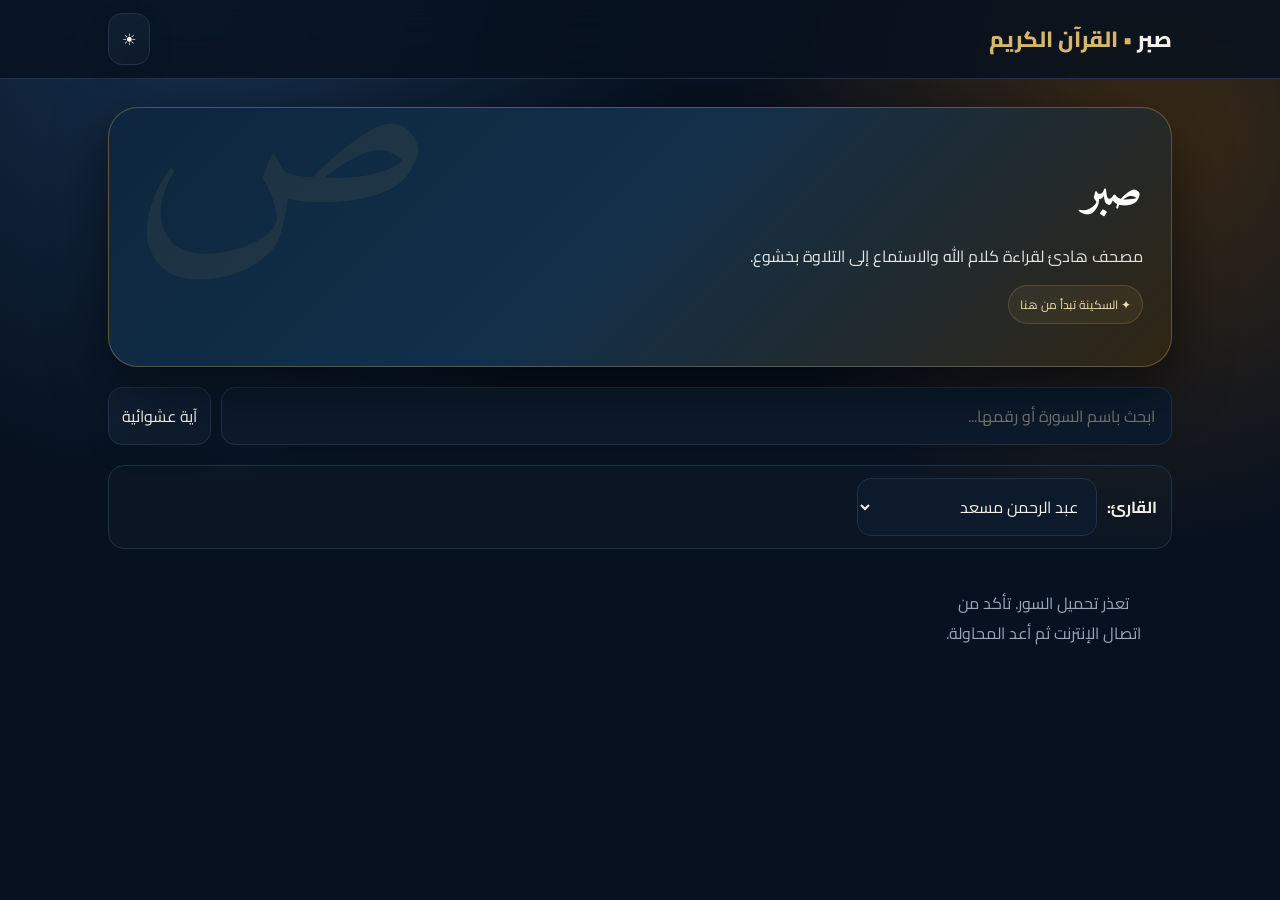
<file: sabr_quran_index.html>
<!doctype html>
<html lang="ar" dir="rtl">
<head>
  <meta charset="utf-8">
  <meta name="viewport" content="width=device-width,initial-scale=1">
  <meta name="theme-color" content="#07111f">
  <title>صبر — القرآن الكريم</title>
  <meta name="description" content="صبر — مصحف إلكتروني لقراءة القرآن الكريم والاستماع إلى التلاوة.">
  <link rel="preconnect" href="https://fonts.googleapis.com">
  <link rel="preconnect" href="https://fonts.gstatic.com" crossorigin>
  <link href="https://fonts.googleapis.com/css2?family=Amiri:wght@400;700&family=Cairo:wght@400;600;700;800&display=swap" rel="stylesheet">
  <style>
    :root{--bg:#07111f;--card:#0d1a2b;--card2:#101f33;--text:#f5f1e8;--muted:#9aa8ba;--accent:#d7b56d;--line:#20324a;--shadow:0 18px 55px #0008}
    body.light{--bg:#f5f0e6;--card:#fffdf8;--card2:#f8f2e6;--text:#172231;--muted:#697586;--accent:#9a6b22;--line:#e6ddcd;--shadow:0 16px 45px #17203318}
    *{box-sizing:border-box}html{scroll-behavior:smooth}
    body{margin:0;min-height:100vh;background:radial-gradient(circle at 15% 0%,#16304d 0,transparent 35%),radial-gradient(circle at 90% 15%,#3b2a16 0,transparent 30%),var(--bg);color:var(--text);font-family:Cairo,system-ui,sans-serif;transition:.25s}
    body.light{background:radial-gradient(circle at 10% 0%,#eee0c4 0,transparent 35%),radial-gradient(circle at 95% 10%,#e8d9bd 0,transparent 30%),var(--bg)}
    header{position:sticky;top:0;z-index:10;backdrop-filter:blur(18px);background:#07111fcc;border-bottom:1px solid var(--line)}
    body.light header{background:#fffdf0dd}.bar{max-width:1100px;margin:auto;padding:13px 18px;display:flex;align-items:center;gap:12px}
    .brand{font-weight:800;font-size:22px;margin-left:auto}.brand span{color:var(--accent)}
    button,input,select{font:inherit}.icon{border:1px solid var(--line);background:linear-gradient(145deg,var(--card2),var(--card));color:var(--text);border-radius:14px;padding:10px 13px;cursor:pointer;transition:.2s;box-shadow:0 8px 25px #0002}
    .icon:hover{transform:translateY(-1px);border-color:var(--accent)}
    main{max-width:1100px;margin:auto;padding:28px 18px 100px;position:relative;z-index:2}
    .hero{padding:42px 28px;border:1px solid #d7b56d55;border-radius:30px;background:linear-gradient(135deg,#0d263d 0%,#12304a 48%,#302513 100%);color:#fff;box-shadow:var(--shadow);overflow:hidden;position:relative}
    .hero:before{content:"ص";font-family:Amiri;font-size:250px;position:absolute;left:22px;top:-72px;color:#d7b56d;opacity:.08;line-height:1}
    .hero h1{font-family:Amiri;font-size:48px;margin:0 0 7px;position:relative;z-index:1}.hero p{margin:0;opacity:.88;position:relative;z-index:1}
    .tools{display:flex;gap:10px;margin:20px 0;flex-wrap:wrap}.search{flex:1;min-width:220px;padding:13px 16px;border:1px solid var(--line);border-radius:14px;background:var(--card);color:var(--text);outline:none}
    .search:focus{border-color:var(--accent);box-shadow:0 0 0 3px #d7b56d18}
    .grid{display:grid;grid-template-columns:repeat(auto-fill,minmax(210px,1fr));gap:12px}.surah{display:flex;align-items:center;gap:13px;padding:15px;background:var(--card);border:1px solid var(--line);border-radius:18px;cursor:pointer;box-shadow:var(--shadow);text-align:right;color:var(--text);transition:.2s}
    .surah:hover{transform:translateY(-2px);border-color:#d7b56d88}.num{width:42px;height:42px;border-radius:50%;display:grid;place-items:center;background:#d7b56d16;color:var(--accent);font-weight:800;border:1px solid #d7b56d33}
    .surah .name{font-family:Amiri;font-size:23px;font-weight:700}.surah small{display:block;color:var(--muted);font-family:Cairo;font-size:12px}
    .reader{display:none}.reader.active{display:block}.back{margin-bottom:15px}.title{text-align:center;font-family:Amiri;font-size:40px;margin:10px 0 4px}.meta{text-align:center;color:var(--muted);margin-bottom:22px}
    .ayah{padding:22px 10px;border-bottom:1px solid var(--line);font-family:Amiri;font-size:29px;line-height:2.15}.ayahnum{color:var(--accent);font-family:Cairo;font-size:13px;margin-right:8px}.ayah button{float:left;font-size:13px}
    .audio{width:100%;margin:18px 0;border:1px solid var(--line);border-radius:16px;background:var(--card);padding:4px}.notice{color:var(--muted);text-align:center;padding:25px}
    .audio-note{margin:10px 0;padding:12px 14px;border:1px solid #d7b56d44;border-radius:14px;background:#d7b56d0c;color:var(--muted);text-align:center}
    #arabicRain{position:fixed;inset:0;pointer-events:none;overflow:hidden;z-index:1;opacity:.10}.rain-char{position:absolute;top:-70px;color:var(--accent);font-family:Amiri,serif;font-size:clamp(20px,3vw,38px);animation:fall linear infinite;user-select:none;text-shadow:0 0 12px #d7b56d55}
    @keyframes fall{0%{transform:translateY(-80px) rotate(0deg);opacity:0}10%{opacity:.65}90%{opacity:.28}100%{transform:translateY(110vh) rotate(180deg);opacity:0}}
    body.light #arabicRain{opacity:.07}.reciter-box{display:flex;gap:10px;align-items:center;flex-wrap:wrap;margin:14px 0;padding:12px 14px;border:1px solid var(--line);border-radius:16px;background:#ffffff05}
    .reciter-label{font-weight:700;color:var(--text)}.reciter-select{padding:12px 14px;border:1px solid var(--line);border-radius:14px;background:var(--card);color:var(--text);min-width:240px;outline:none}
    .status{display:inline-flex;align-items:center;gap:7px;margin-top:14px;padding:7px 11px;border-radius:999px;background:#d7b56d14;border:1px solid #d7b56d33;color:#f1ddb0;font-size:12px}
    body.light .status{color:#7a551d}
    @media(max-width:600px){.hero{padding:34px 21px}.hero h1{font-size:38px}.ayah{font-size:25px}.grid{grid-template-columns:1fr 1fr}.surah{padding:12px}.surah .name{font-size:20px}.reciter-select{min-width:0;flex:1}}
  </style>
</head>
<body>
<div id="arabicRain" aria-hidden="true"></div>
<header><div class="bar"><div class="brand">صبر <span>• القرآن الكريم</span></div><button class="icon" id="theme">☀</button></div></header>
<main>
<section id="home">
  <div class="hero"><h1>صبر</h1><p>مصحف هادئ لقراءة كلام الله والاستماع إلى التلاوة بخشوع.</p><div class="status">✦ السكينة تبدأ من هنا</div></div>
  <div class="tools"><input id="search" class="search" placeholder="ابحث باسم السورة أو رقمها..."><button class="icon" id="random">آية عشوائية</button></div>
  <div class="reciter-box">
    <span class="reciter-label">القارئ:</span>
    <select id="reciter" class="reciter-select">
      <option value="massad">عبد الرحمن مسعد</option>
      <option value="ar.alafasy">مشاري راشد العفاسي</option>
    </select>
  </div>
  <div id="surahs" class="grid"><div class="notice">جاري تحميل السور...</div></div>
</section>
<section id="reader" class="reader">
  <button class="icon back" id="back">← العودة للسور</button>
  <h2 id="surahTitle" class="title"></h2><div id="surahMeta" class="meta"></div>
  <audio id="player" class="audio" controls></audio>
  <div id="ayahs"></div>
</section>
</main>
<script>
const API="https://api.alquran.cloud/v1";
let selectedReciter="massad";
const $=s=>document.querySelector(s);
let allSurahs=[];const MASSAD_SURAH_URLS={
  10:"https://ia904706.us.archive.org/13/items/010_20221110/010.mp3",
  19:"https://ia904706.us.archive.org/13/items/010_20221110/019.mp3",
  23:"https://ia904706.us.archive.org/13/items/010_20221110/023.mp3",
  29:"https://ia904706.us.archive.org/13/items/010_20221110/029.mp3",
  32:"https://ia904706.us.archive.org/13/items/010_20221110/032.mp3",
  49:"https://ia904706.us.archive.org/13/items/010_20221110/049.mp3",
  73:"https://ia904706.us.archive.org/13/items/010_20221110/073.mp3",
  78:"https://ia904706.us.archive.org/13/items/010_20221110/078.mp3",
  87:"https://ia904706.us.archive.org/13/items/010_20221110/087.mp3",
  88:"https://ia904706.us.archive.org/13/items/010_20221110/088.mp3",
  100:"https://ia904706.us.archive.org/13/items/010_20221110/100.mp3",
  107:"https://ia904706.us.archive.org/13/items/010_20221110/107.mp3"
};

async function getJSON(url){const r=await fetch(url);if(!r.ok)throw Error("Network");return r.json();}
async function loadSurahs(){
  try{const j=await getJSON(API+"/surah");allSurahs=j.data;renderSurahs(allSurahs)}
  catch(e){$("#surahs").innerHTML='<div class="notice">تعذر تحميل السور. تأكد من اتصال الإنترنت ثم أعد المحاولة.</div>'}
}
function renderSurahs(list){$("#surahs").innerHTML=list.map(s=>`
<button class="surah" data-id="${s.number}">
  <div class="num">${s.number}</div><div><div class="name">${s.name}</div><small>${s.englishName} • ${s.numberOfAyahs} آية • ${s.revelationType==="Meccan"?"مكية":"مدنية"}</small></div>
</button>`).join("")||'<div class="notice">لا توجد نتائج.</div>';
document.querySelectorAll(".surah").forEach(b=>b.onclick=()=>openSurah(+b.dataset.id))}
async function openSurah(id){
  window.currentSurahId=id;
  $("#home").style.display="none";$("#reader").classList.add("active");window.scrollTo(0,0);
  $("#ayahs").innerHTML='<div class="notice">جاري تحميل السورة...</div>';
  $("#player").removeAttribute("src");$("#player").load();
  try{
    const text=await getJSON(`${API}/surah/${id}/quran-uthmani`);
    const s=text.data;
    $("#surahTitle").textContent=s.name;
    $("#surahMeta").textContent=`${s.englishName} • ${s.numberOfAyahs} آية • ${s.revelationType==="Meccan"?"مكية":"مدنية"}`;

    const note=$("#ayahs");
    if(selectedReciter==="massad"){
      const url=MASSAD_SURAH_URLS[id];
      if(url){
        $("#player").src=url;$("#player").load();
        note.innerHTML='<div class="audio-note">🎧 تلاوة عبد الرحمن مسعد</div>';
      }else{
        note.innerHTML='<div class="audio-note">تسجيل عبد الرحمن مسعد لهذه السورة غير موجود ضمن مصدر الصوت المضاف حالياً. يمكنك اختيار مشاري العفاسي للاستماع لهذه السورة.</div>';
      }
    }else{
      $("#player").src=`https://cdn.islamic.network/quran/audio-surah/128/ar.alafasy/${id}.mp3`;
      $("#player").load();
    }

    note.insertAdjacentHTML("beforeend",
      s.ayahs.map(a=>`<div class="ayah">${a.text} <span class="ayahnum">﴿${a.numberInSurah}﴾</span><button class="icon play" data-n="${a.number}" aria-label="تشغيل الآية">▶</button></div>`).join("")
    );

    document.querySelectorAll(".play").forEach(b=>b.onclick=()=>{
      if(selectedReciter==="massad"){
        const url=MASSAD_SURAH_URLS[id];
        if(!url){alert("تسجيل عبد الرحمن مسعد لهذه السورة غير متاح حالياً.");return;}
        $("#player").src=url;$("#player").load();$("#player").play().catch(()=>{});
      }else{
        $("#player").src=`https://cdn.islamic.network/quran/audio/128/ar.alafasy/${b.dataset.n}.mp3`;
        $("#player").play().catch(()=>{});
      }
    });

    $("#player").onerror=()=>{
      if(selectedReciter==="massad"){
        $("#ayahs").insertAdjacentHTML("afterbegin",'<div class="audio-note">تعذر تشغيل ملف الصوت من المصدر الخارجي. جرّب إعادة تحميل الصفحة أو اختيار قارئ آخر.</div>');
      }
    };
  }catch(e){
    $("#ayahs").innerHTML='<div class="notice">حدث خطأ أثناء تحميل السورة.</div>';
  }
}
$("#back").onclick=()=>{$("#reader").classList.remove("active");$("#home").style.display="block";window.scrollTo(0,0)}
$("#search").oninput=e=>{const q=e.target.value.trim().toLowerCase();renderSurahs(allSurahs.filter(s=>String(s.number)===q||s.name.includes(q)||s.englishName.toLowerCase().includes(q)))}
$("#random").onclick=async()=>{try{const j=await getJSON(API+"/ayah/random/quran-uthmani");const a=j.data;alert(`${a.surah.name}\n\n${a.text}\n\nالآية ${a.numberInSurah}`)}catch(e){alert("تعذر جلب الآية الآن.")}}
function setTheme(mode){
  document.body.classList.toggle("light",mode==="light");
  localStorage.theme=mode;
  $("#theme").textContent=mode==="light"?"☾":"☀";
}
$("#theme").onclick=()=>setTheme(document.body.classList.contains("light")?"dark":"light");
setTheme(localStorage.theme==="light"?"light":"dark");

$("#reciter").onchange=e=>{
  selectedReciter=e.target.value;
  if(window.currentSurahId) openSurah(window.currentSurahId);
};

function makeArabicRain(){
  const box=$("#arabicRain"), chars="ابتثجحخدذرزسشصضطظعغفقكلمنهوي";
  for(let i=0;i<34;i++){
    const s=document.createElement("span");
    s.className="rain-char";
    s.textContent=chars[Math.floor(Math.random()*chars.length)];
    s.style.left=(Math.random()*100)+"%";
    s.style.animationDuration=(8+Math.random()*12)+"s";
    s.style.animationDelay=(-Math.random()*18)+"s";
    box.appendChild(s);
  }
}
makeArabicRain();
loadSurahs();
</script>
</body>
</html>
</file>
